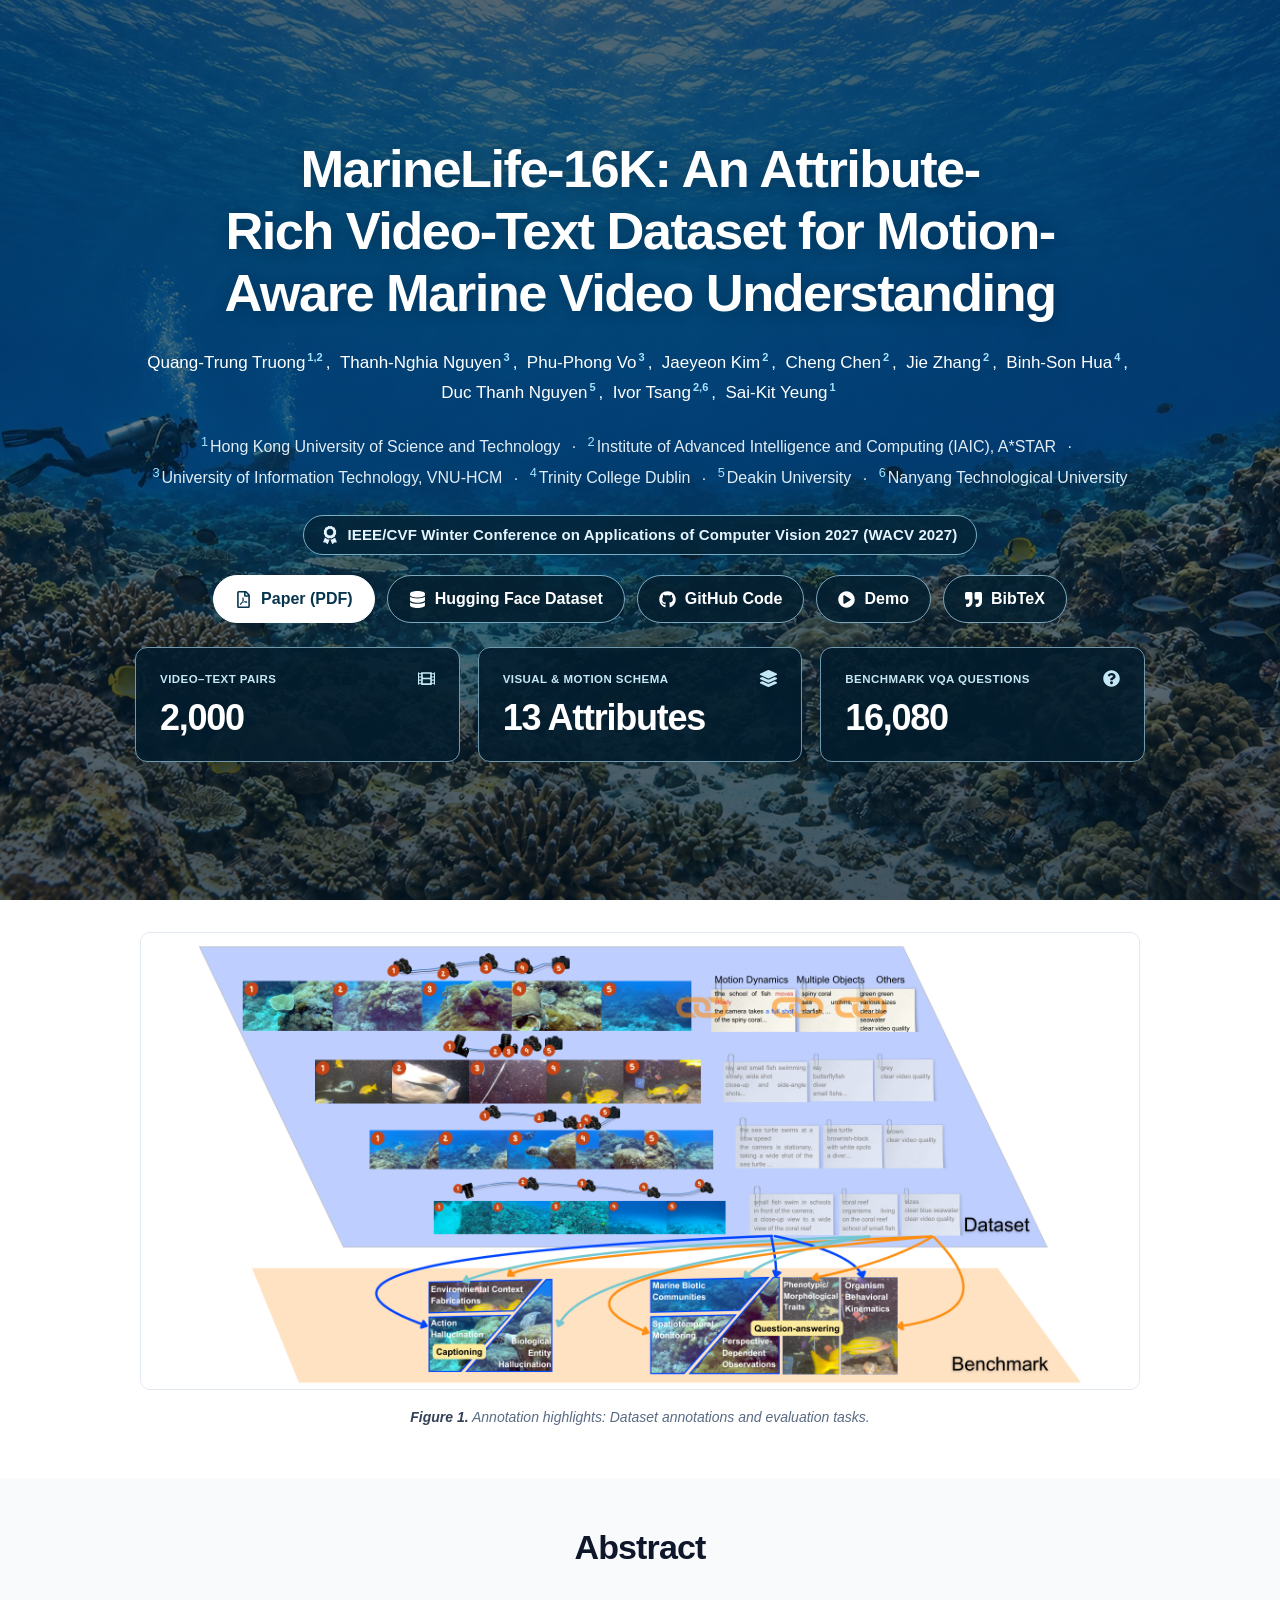
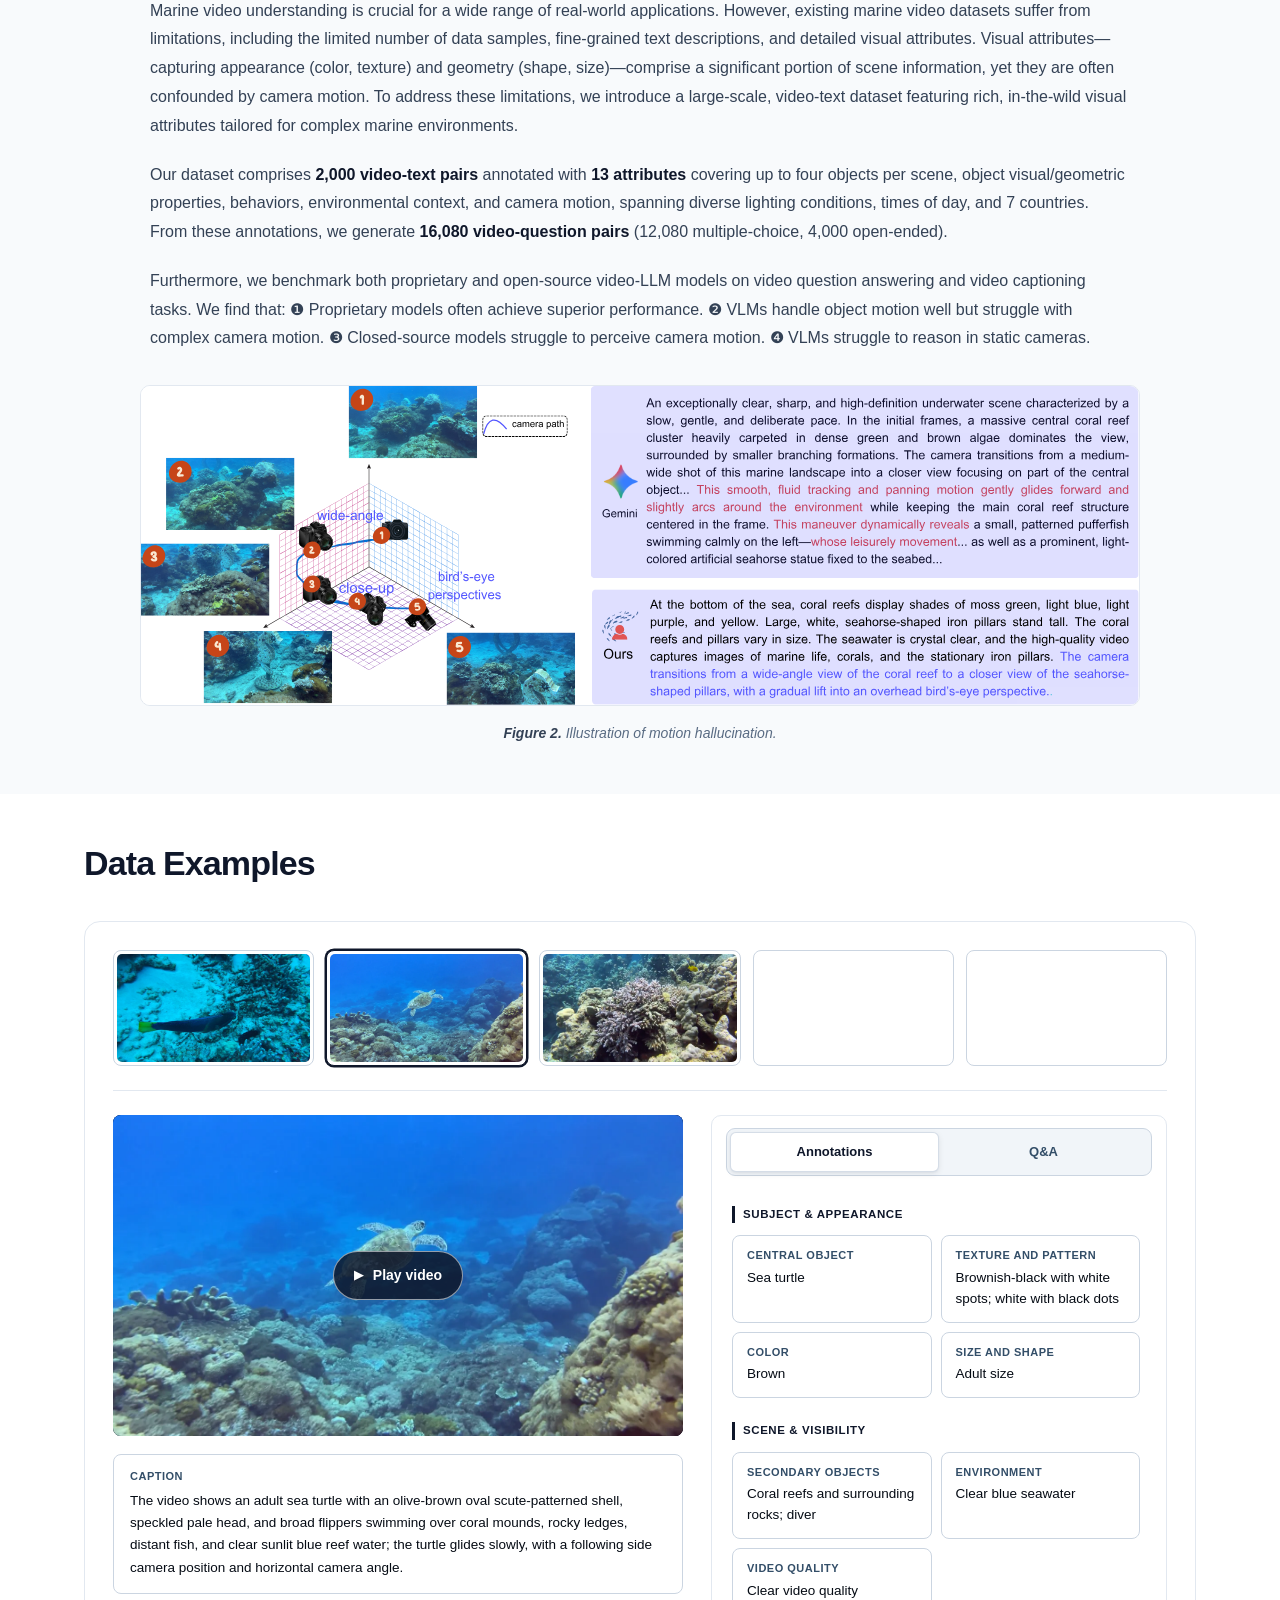
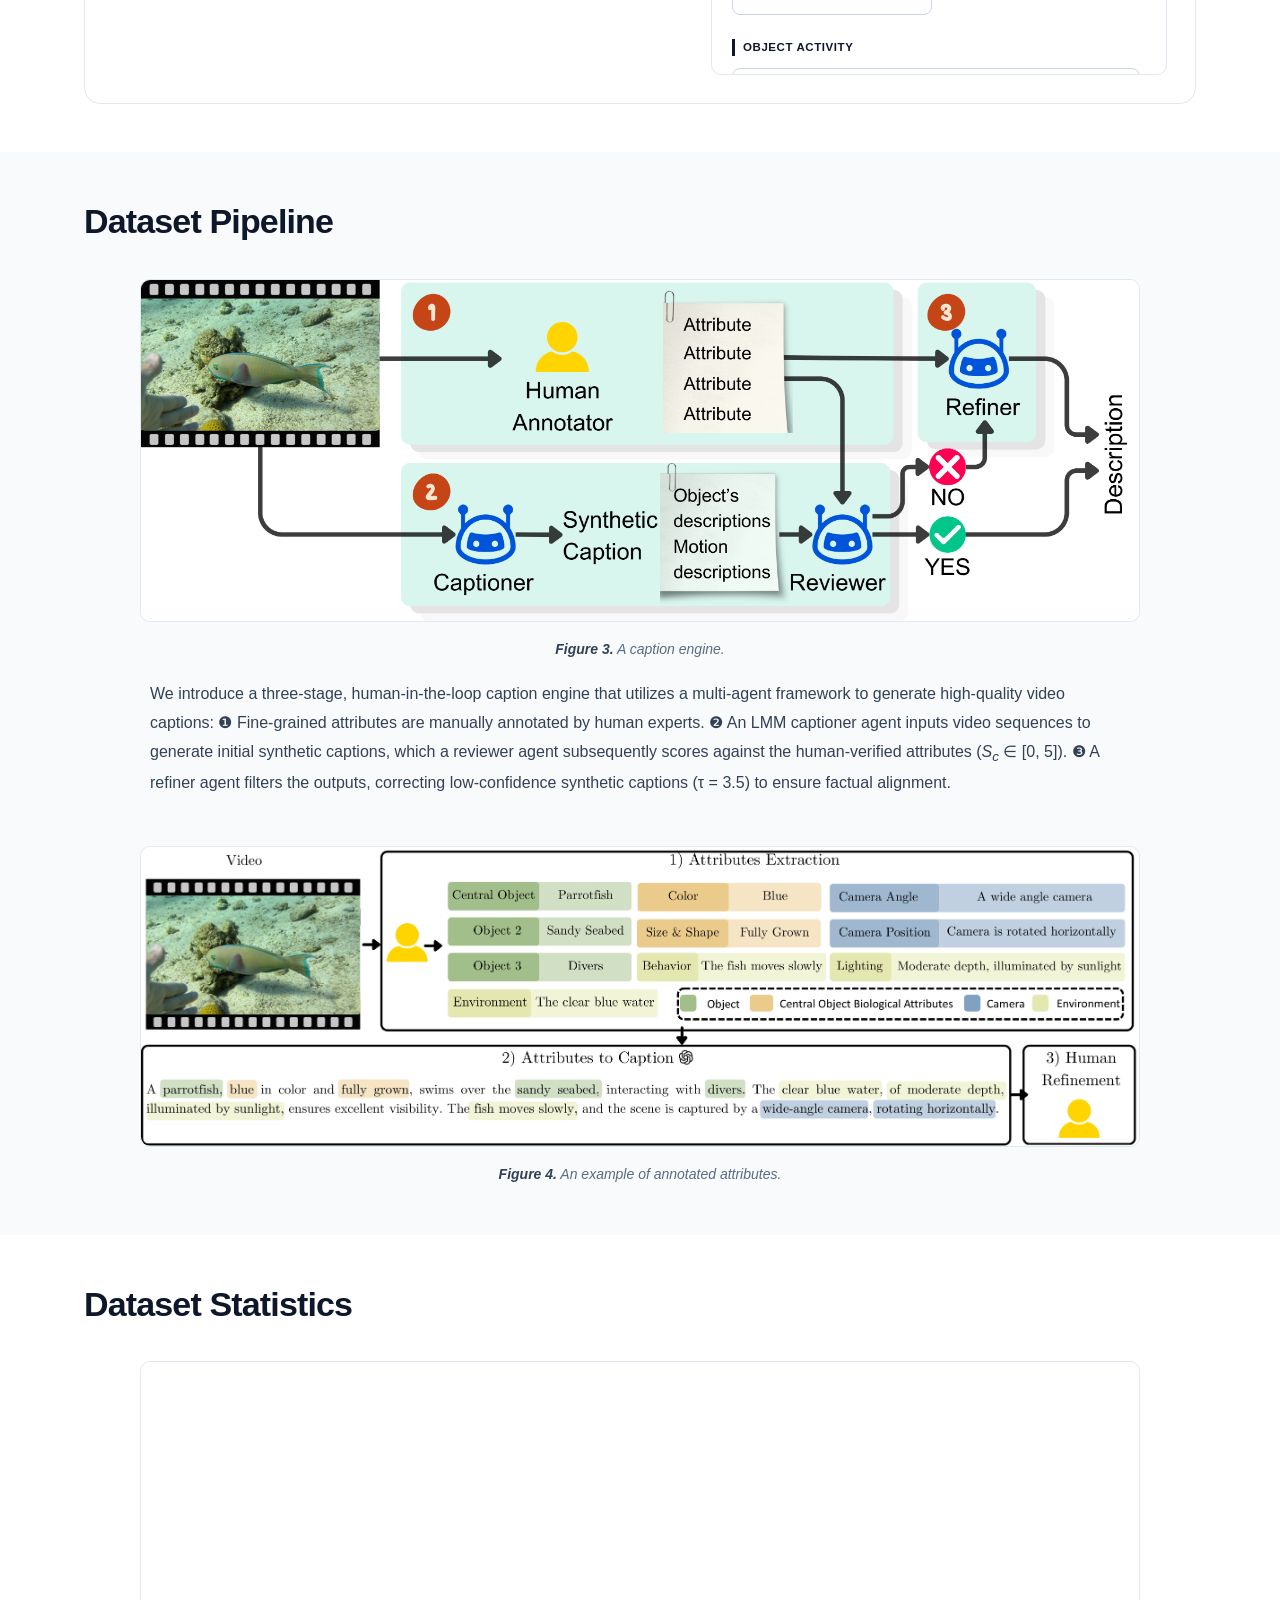
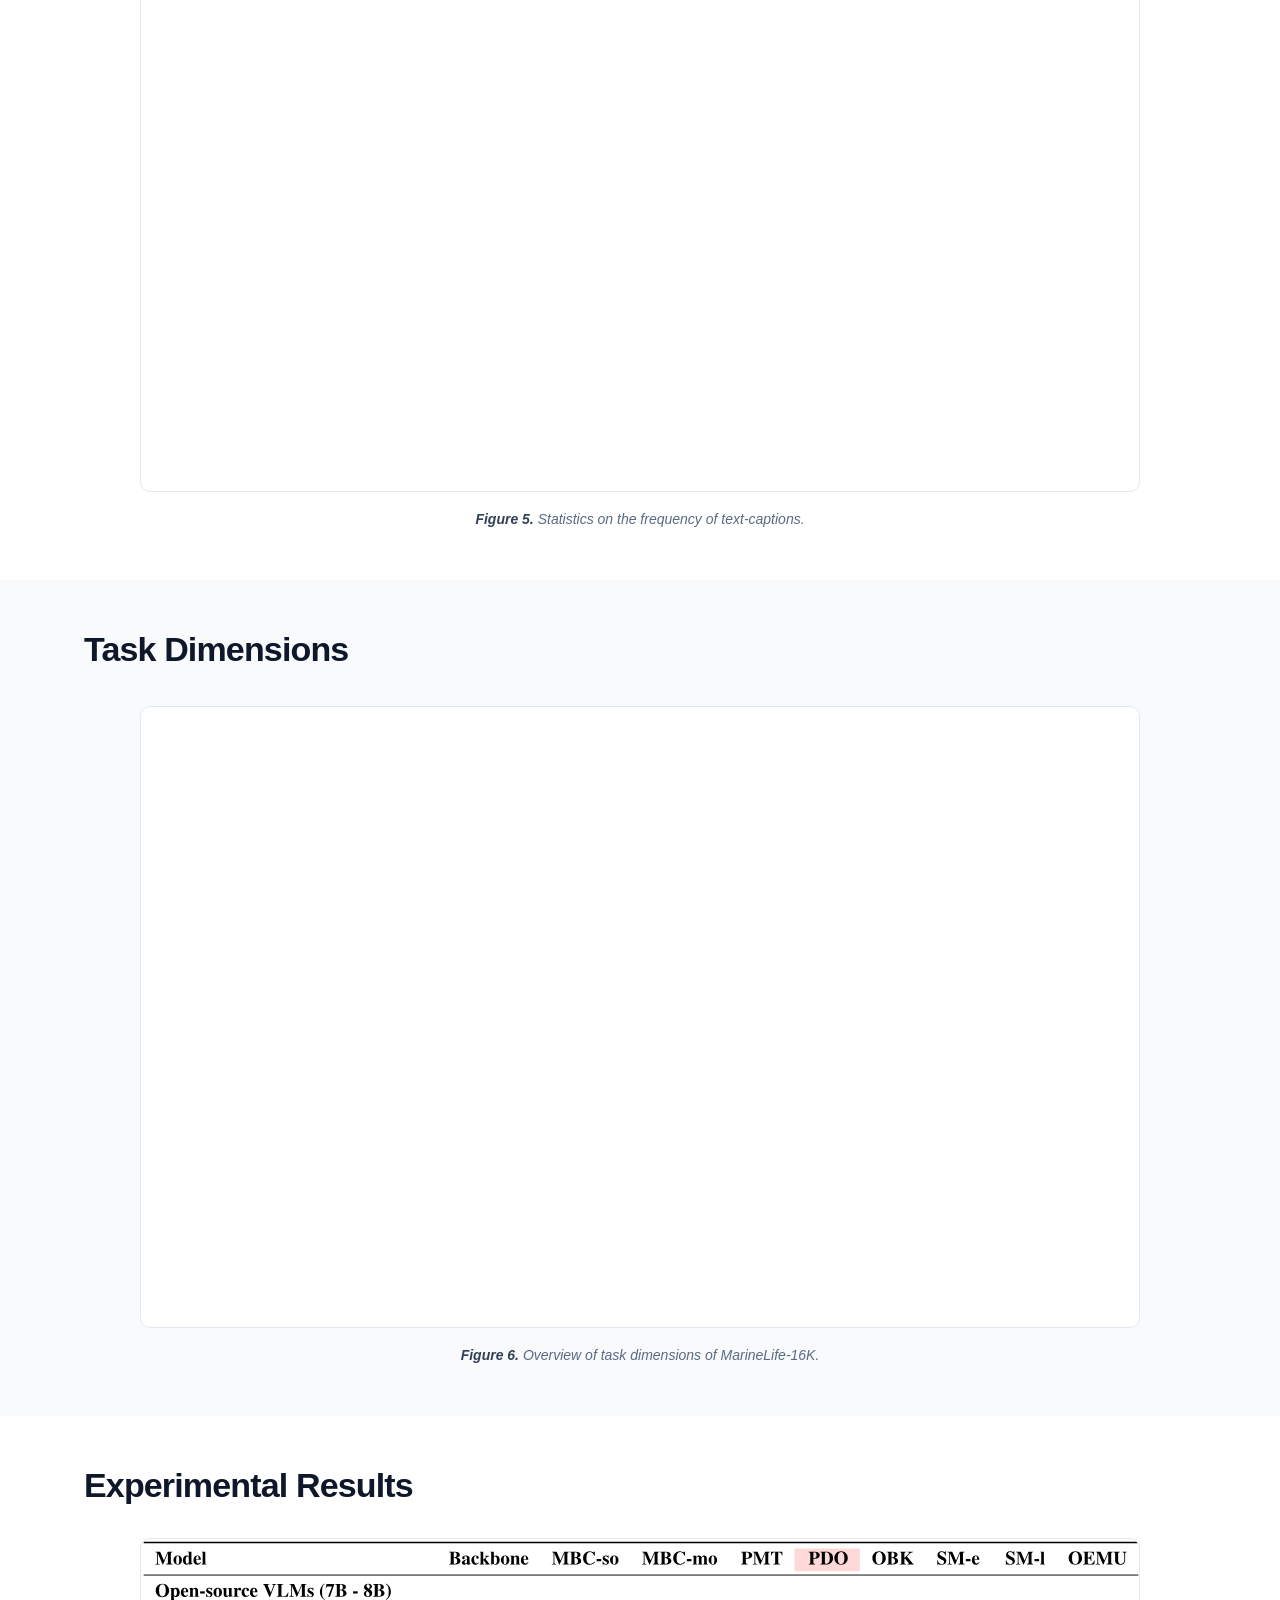
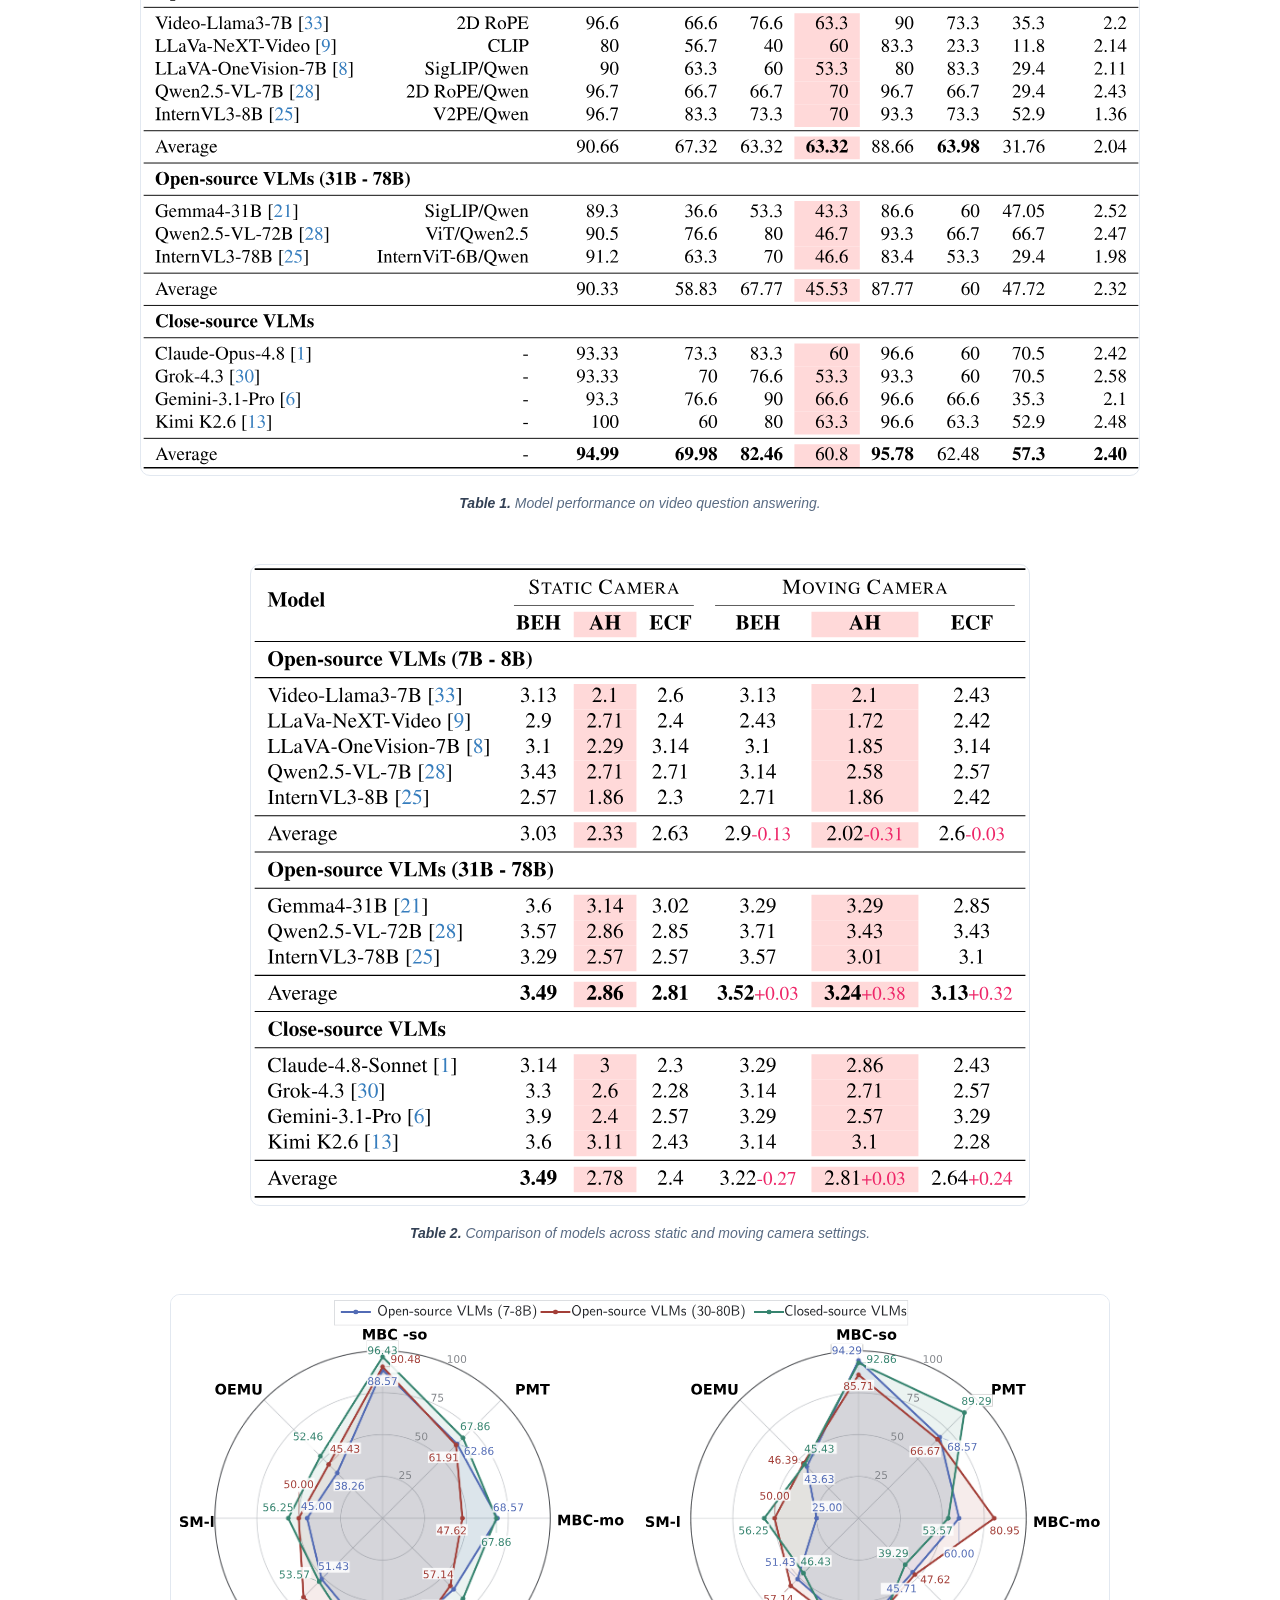
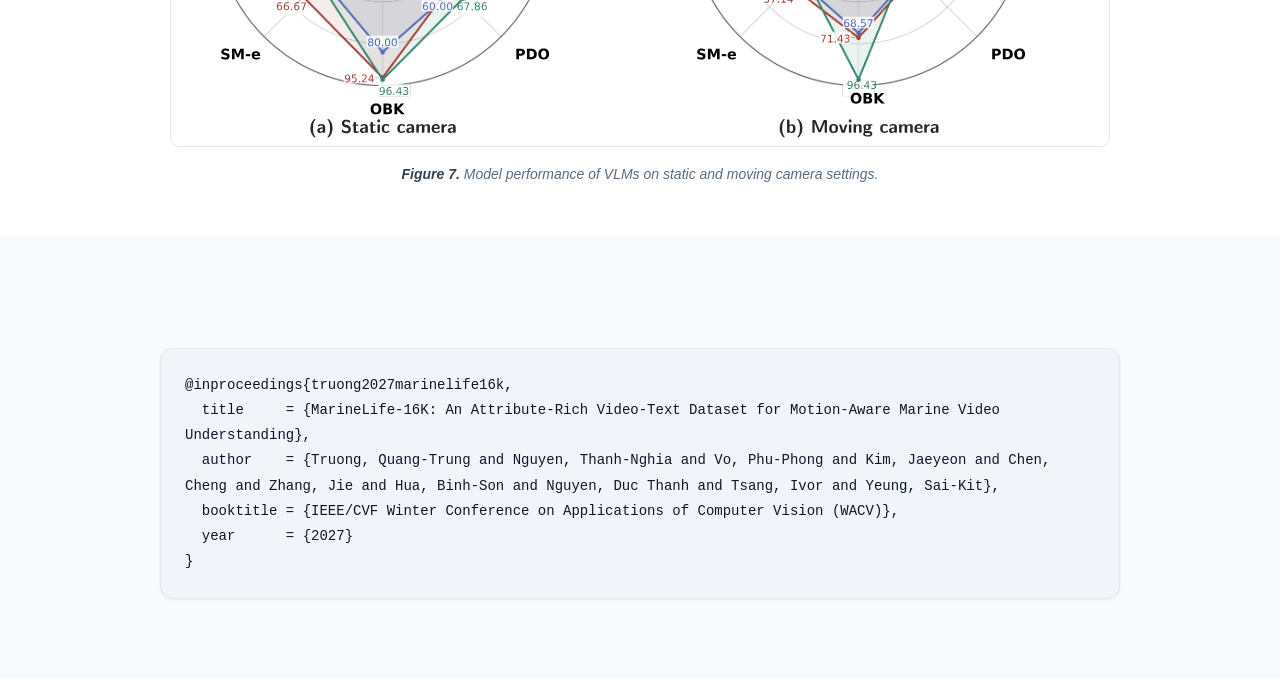
<file: index.html>
<!DOCTYPE html>
<html lang="en">
<head>
  <meta charset="utf-8">
  <meta name="viewport" content="width=device-width, initial-scale=1">
  <meta name="theme-color" content="#f8fafc">
  <meta name="description" content="MarineLife-16K: An Attribute-Rich Video-Text Dataset for Motion-Aware Marine Video Understanding.">
  <meta property="og:title" content="MarineLife-16K">
  <meta property="og:description" content="An Attribute-Rich Video-Text Dataset for Motion-Aware Marine Video Understanding.">
  <meta property="og:type" content="website">
  <title>MarineLife-16K | Motion-Aware Marine Video Understanding</title>
  <link rel="preload" as="image" href="./static/images/webpage.webp" fetchpriority="high">
  <link rel="stylesheet" href="./globals.css">
  <script defer src="./static/js/fontawesome.all.min.js"></script>
  <script defer src="./static/js/header.js"></script>
  <script defer src="./static/js/figure-viewer.js"></script>
  <script defer src="./static/js/demo-data.js"></script>
  <script defer src="./static/js/demo.js"></script>
  <script defer src="./static/js/results.js"></script>
</head>
<body>
  <a class="skip-link" href="#main">Skip to content</a>
  <main id="main" tabindex="-1">
    <section class="hero-section" aria-labelledby="project-title">
      <div class="container">
        <h1 class="hero-title" id="project-title">MarineLife-16K: An Attribute-Rich Video-Text Dataset for Motion-Aware Marine Video Understanding</h1>

        <div id="authors" class="research-team" role="group" aria-label="Authors and affiliations">
          <ul class="hero-authors" aria-label="Authors">
            <li class="author-item"><a href="https://quangtrungtruong.github.io/" target="_blank" rel="noopener noreferrer">Quang-Trung Truong</a><sup>1,2</sup></li>
            <li class="author-item">Thanh-Nghia Nguyen<sup>3</sup></li>
            <li class="author-item">Phu-Phong Vo<sup>3</sup></li>
            <li class="author-item">Jaeyeon Kim<sup>2</sup></li>
            <li class="author-item">Cheng Chen<sup>2</sup></li>
            <li class="author-item">Jie Zhang<sup>2</sup></li>
            <li class="author-item"><a href="https://sonhua.github.io/" target="_blank" rel="noopener noreferrer">Binh-Son Hua</a><sup>4</sup></li>
            <li class="author-item">Duc Thanh Nguyen<sup>5</sup></li>
            <li class="author-item"><a href="https://ivortsang.github.io/" target="_blank" rel="noopener noreferrer">Ivor Tsang</a><sup>2,6</sup></li>
            <li class="author-item"><a href="https://saikit.org/" target="_blank" rel="noopener noreferrer">Sai-Kit Yeung</a><sup>1</sup></li>
          </ul>
          <ol class="hero-affiliations" aria-label="Affiliations">
            <li class="affil-item"><sup>1</sup>Hong Kong University of Science and Technology</li>
            <li class="affil-item"><sup>2</sup>Institute of Advanced Intelligence and Computing (IAIC), A*STAR</li>
            <li class="affil-item"><sup>3</sup>University of Information Technology, VNU-HCM</li>
            <li class="affil-item"><sup>4</sup>Trinity College Dublin</li>
            <li class="affil-item"><sup>5</sup>Deakin University</li>
            <li class="affil-item"><sup>6</sup>Nanyang Technological University</li>
          </ol>
        </div>

        <p class="venue-badge reveal"><i class="fas fa-award" aria-hidden="true"></i><span>IEEE/CVF Winter Conference on Applications of Computer Vision 2027 (WACV 2027)</span></p>

        <div class="hero-actions" role="group" aria-label="Research resources">
          <a class="btn btn-primary" href="https://arxiv.org/pdf/2610.33478" target="_blank" rel="noopener noreferrer"><i class="far fa-file-pdf" aria-hidden="true"></i><span>Paper (PDF)</span></a>
          <a class="btn btn-secondary" href="https://huggingface.co/datasets/MarineLife-16K/MarineLife-16K" target="_blank" rel="noopener noreferrer"><i class="fas fa-database" aria-hidden="true"></i><span>Hugging Face Dataset</span></a>
          <a class="btn btn-secondary" href="https://github.com/MarineLife-16K" target="_blank" rel="noopener noreferrer"><i class="fab fa-github" aria-hidden="true"></i><span>GitHub Code</span></a>
          <a class="btn btn-secondary" href="#demo"><i class="fas fa-play-circle" aria-hidden="true"></i><span>Demo</span></a>
          <a class="btn btn-secondary" href="#citation"><i class="fas fa-quote-right" aria-hidden="true"></i><span>BibTeX</span></a>
        </div>

        <dl class="key-highlights" aria-label="Dataset key highlights">
          <div class="highlight-card">
            <dt><span>Video–text pairs</span><i class="fas fa-film" aria-hidden="true"></i></dt>
            <dd>2,000</dd>
          </div>
          <div class="highlight-card">
            <dt><span>Visual &amp; motion schema</span><i class="fas fa-layer-group" aria-hidden="true"></i></dt>
            <dd>13 Attributes</dd>
          </div>
          <div class="highlight-card">
            <dt><span>Benchmark VQA questions</span><i class="fas fa-question-circle" aria-hidden="true"></i></dt>
            <dd>16,080</dd>
          </div>
        </dl>

      </div>
    </section>
    <div class="teaser-section">
      <div class="container">
        <figure id="teaser" class="teaser-figure reveal">
          <a class="teaser-link figure-zoomable" href="./static/images/figure1_teaser_figure.png" target="_blank" rel="noopener noreferrer" aria-label="Enlarge Figure 1: Annotation highlights figure" aria-haspopup="dialog" data-title="Figure 1. Annotation highlights" data-alt="Figure 1: Annotation highlights: Dataset annotations and evaluation tasks.">
            <img src="./static/images/figure1_teaser_figure.png" width="2100" height="960" loading="lazy" decoding="async" alt="Figure 1: Annotation highlights: Dataset annotations and evaluation tasks. Four underwater video sequences paired with object motion, camera motion, multiple-object, and scene attributes, connected to video captioning and question-answering evaluation tasks.">
          </a>
          <figcaption class="teaser-caption">
            <strong>Figure 1.</strong> Annotation highlights: Dataset annotations and evaluation tasks.
          </figcaption>
        </figure>

      </div>
    </div>
    <section id="abstract" class="overview-section" aria-labelledby="abstract-title">
      <div class="container">
        <div class="abstract-content reveal">
          <h2 id="abstract-title">Abstract</h2>
          <div class="abstract-text">
            <p>Marine video understanding is crucial for a wide range of real-world applications. However, existing marine video datasets suffer from limitations, including the limited number of data samples, fine-grained text descriptions, and detailed visual attributes. Visual attributes—capturing appearance (color, texture) and geometry (shape, size)—comprise a significant portion of scene information, yet they are often confounded by camera motion. To address these limitations, we introduce a large-scale, video-text dataset featuring rich, in-the-wild visual attributes tailored for complex marine environments.</p>
            <p>Our dataset comprises <strong>2,000 video-text pairs</strong> annotated with <strong>13 attributes</strong> covering up to four objects per scene, object visual/geometric properties, behaviors, environmental context, and camera motion, spanning diverse lighting conditions, times of day, and 7 countries. From these annotations, we generate <strong>16,080 video-question pairs</strong> (12,080 multiple-choice, 4,000 open-ended).</p>
            <p>Furthermore, we benchmark both proprietary and open-source video-LLM models on video question answering and video captioning tasks. We find that: ❶ Proprietary models often achieve superior performance. ❷ VLMs handle object motion well but struggle with complex camera motion. ❸ Closed-source models struggle to perceive camera motion. ❹ VLMs struggle to reason in static cameras.</p>
          </div>
        </div>
        <figure id="motion-example" class="abstract-figure reveal">
          <a class="teaser-link figure-zoomable" href="./static/images/motion_halluc_gemini.svg" target="_blank" rel="noopener noreferrer" aria-label="Enlarge Figure 2: Illustration of motion hallucination" aria-haspopup="dialog" data-title="Figure 2. Illustration of motion hallucination.">
            <img src="./static/images/motion_halluc_gemini.svg" width="1772" height="566" loading="lazy" decoding="async" alt="Underwater video frames and camera path, with Gemini's generated description compared with the dataset annotation, illustrating motion hallucination.">
          </a>
          <figcaption class="teaser-caption"><strong>Figure 2.</strong> Illustration of motion hallucination.</figcaption>
        </figure>
      </div>
    </section>
    <section id="demo" class="demo-section" aria-labelledby="demo-title">
      <div class="container">
        <div class="demo-heading reveal">
          <h2 id="demo-title">Data Examples</h2>
        </div>
        <div class="demo-showcase reveal">
          <h3 class="sr-only">Interactive video sample details</h3>
          <div id="sample-picker" class="sample-picker" role="group" aria-label="Choose a video sample" hidden>


          </div>
          <div class="demo-layout">
            <div class="demo-media">
              <div class="demo-video-frame">
                <video id="demo-video" controls playsinline preload="none" poster="./static/images/samples/GreenIsland_Apr9_2023_0002.webp" src="./Video_demo/GreenIsland_Apr9_2023_0002.mp4" aria-label="Sea turtle video" aria-describedby="sample-caption">
                  Your browser does not support embedded video. <a href="./Video_demo/GreenIsland_Apr9_2023_0002.mp4">Open the sea turtle video</a>.
                </video>
                <button type="button" id="video-start" class="video-start" aria-label="Play sea turtle video" hidden>
                  <img id="video-cover" src="./static/images/samples/GreenIsland_Apr9_2023_0002.webp" width="1280" height="720" alt="" loading="lazy" decoding="async">
                  <span class="video-play-label"><span aria-hidden="true">▶</span> Play video</span>
                </button>
              </div>
              <p id="video-error" class="video-error" role="status" hidden>This video could not be loaded. Try another sample or reload the page.</p>
              <div class="sample-caption">
                <h4>CAPTION</h4>
                <p id="sample-caption">The video shows an adult sea turtle with an olive-brown oval scute-patterned shell, speckled pale head, and broad flippers swimming over coral mounds, rocky ledges, distant fish, and clear sunlit blue reef water; the turtle glides slowly, with a following side camera position and horizontal camera angle.</p>
              </div>
            </div>
            <div class="demo-details">
              <div class="demo-tabs" role="tablist" aria-label="Sample details" data-active="annotations" hidden>
                <div class="demo-tab-slider" aria-hidden="true"></div>
                <button type="button" id="tab-annotations" role="tab" aria-selected="true" aria-controls="panel-annotations" tabindex="0">Annotations</button>
                <button type="button" id="tab-qa" role="tab" aria-selected="false" aria-controls="panel-qa" tabindex="-1">Q&amp;A</button>
              </div>
              <div id="panel-annotations" class="demo-panel">
                <h4 class="annotation-heading">Sample annotations</h4>
                <div id="sample-annotations">
                  <section class="attribute-group" aria-labelledby="attribute-group-0">
                    <h4 id="attribute-group-0">Subject &amp; appearance</h4>
                    <dl class="attribute-cards">
                      <div><dt>Central object</dt><dd>Sea turtle</dd></div>
                      <div><dt>Texture and pattern</dt><dd>Brownish-black with white spots; white with black dots</dd></div>
                      <div><dt>Color</dt><dd>Brown</dd></div>
                      <div><dt>Size and shape</dt><dd>Adult size</dd></div>
                    </dl>
                  </section>
                  <section class="attribute-group" aria-labelledby="attribute-group-1">
                    <h4 id="attribute-group-1">Scene &amp; visibility</h4>
                    <dl class="attribute-cards">
                      <div><dt>Secondary objects</dt><dd>Coral reefs and surrounding rocks; diver</dd></div>
                      <div><dt>Environment</dt><dd>Clear blue seawater</dd></div>
                      <div><dt>Video quality</dt><dd>Clear video quality</dd></div>
                    </dl>
                  </section>
                  <section class="attribute-group" aria-labelledby="attribute-group-2">
                    <h4 id="attribute-group-2">Object activity</h4>
                    <dl class="attribute-cards attribute-cards-wide"><div><dt>Motion</dt><dd>The sea turtle swims at a slow speed</dd></div></dl>
                  </section>
                  <section class="attribute-group" aria-labelledby="attribute-group-3">
                    <h4 id="attribute-group-3">Camera viewpoint &amp; motion</h4>
                    <dl class="attribute-cards attribute-cards-wide">
                      <div><dt>Camera position</dt><dd>Stationary wide shot as the sea turtle moves from near to far and back</dd></div>
                      <div><dt>Camera angle</dt><dd>Horizontal angle following the sea turtle</dd></div>
                    </dl>
                  </section>
                </div>
              </div>
              <div id="panel-qa" class="demo-panel" role="tabpanel" aria-labelledby="tab-qa" tabindex="0" hidden>
                <div id="question-list" class="question-list"></div>
              </div>
            </div>
          </div>
          <p id="sample-announcement" class="sr-only" role="status"></p>
          <noscript><p class="demo-noscript">Enable JavaScript to browse all five samples and their questions.</p></noscript>
        </div>
      </div>
    </section>
    <section id="pipeline" class="pipeline-section" aria-labelledby="pipeline-title">
      <div class="container">
        <div class="pipeline-heading reveal">
          <h2 id="pipeline-title">Dataset Pipeline</h2>
        </div>

        <figure class="pipeline-figure reveal">
          <a class="teaser-link figure-zoomable" href="./static/images/figure3_data_engine.png" target="_blank" rel="noopener noreferrer" aria-label="Enlarge Figure 3: A caption engine figure" aria-haspopup="dialog" data-title="Figure 3. A caption engine." data-alt="Figure 3: A caption engine. Three-stage human-in-the-loop caption engine architecture.">
            <img src="./static/images/figure3_data_engine.png" width="3416" height="1169" loading="lazy" decoding="async" alt="Figure 3: A caption engine. Three-stage human-in-the-loop caption engine utilizing domain-expert attributes, LMM captioner, reviewer alignment scoring, and refiner agent.">
          </a>
          <figcaption class="teaser-caption">
            <strong>Figure 3.</strong> A caption engine.
          </figcaption>
          <p class="figure-description">
            We introduce a three-stage, human-in-the-loop caption engine that utilizes a multi-agent framework to generate high-quality video captions: ❶ Fine-grained attributes are manually annotated by human experts. ❷ An LMM captioner agent inputs video sequences to generate initial synthetic captions, which a reviewer agent subsequently scores against the human-verified attributes (<em>S<sub>c</sub></em> &isin; [0, 5]). ❸ A refiner agent filters the outputs, correcting low-confidence synthetic captions (&tau; = 3.5) to ensure factual alignment.
          </p>
        </figure>

        <figure class="pipeline-figure reveal">
          <a class="teaser-link figure-zoomable" href="./static/images/figure4_annotated_attributes.png" target="_blank" rel="noopener noreferrer" aria-label="Enlarge Figure 4: An example of annotated attributes figure" aria-haspopup="dialog" data-title="Figure 4. An example of annotated attributes." data-alt="Figure 4: An example of annotated attributes across species.">
            <img src="./static/images/figure4_annotated_attributes.png" width="4450" height="1335" loading="lazy" decoding="async" alt="Figure 4: An example of annotated attributes across species.">
          </a>
          <figcaption class="teaser-caption">
            <strong>Figure 4.</strong> An example of annotated attributes.
          </figcaption>
        </figure>
      </div>
    </section>
    <section id="statistics" class="stats-section" aria-labelledby="stats-title">
      <div class="container">
        <div class="stats-heading reveal">
          <h2 id="stats-title">Dataset Statistics</h2>
        </div>

        <figure class="stats-figure reveal">
          <a class="teaser-link figure-zoomable" href="./static/images/figure5_text_stats.png" target="_blank" rel="noopener noreferrer" aria-label="Enlarge Figure 5: Statistics on the frequency of text-captions figure" aria-haspopup="dialog" data-title="Figure 5. Statistics on the frequency of text-captions." data-alt="Figure 5: Statistics on the frequency of text-captions of MarineLife-16K.">
            <img src="./static/images/figure5_text_stats.png" width="8972" height="6550" loading="lazy" decoding="async" alt="Figure 5: Statistics on the frequency of text-captions of MarineLife-16K. Frequencies categorized by instance object types (from object 1 to 4) (Top), video quality (Top Right), the size/shape, color, and texture of the central object (Middle Left), camera motion (angle and position) (Bottom Right), and object motion (Bottom Left).">
          </a>
          <figcaption class="teaser-caption">
            <strong>Figure 5.</strong> Statistics on the frequency of text-captions.
          </figcaption>
        </figure>
      </div>
    </section>
    <section id="dimensions" class="dimensions-section" aria-labelledby="dimensions-title">
      <div class="container">
        <div class="dimensions-heading reveal">
          <h2 id="dimensions-title">Task Dimensions</h2>
        </div>


        <figure class="dimensions-figure reveal">
          <a class="teaser-link figure-zoomable" href="./static/images/figure7_task_dimensions.png" target="_blank" rel="noopener noreferrer" aria-label="Enlarge Figure 6: Overview of task dimensions of MarineLife-16K figure" aria-haspopup="dialog" data-title="Figure 6. Overview of task dimensions of MarineLife-16K." data-alt="Figure 6: Overview of task dimensions of MarineLife-16K.">
            <img src="./static/images/figure7_task_dimensions.png" width="6120" height="3800" loading="lazy" decoding="async" alt="Figure 6: Overview of task dimensions of MarineLife-16K. Visual overview of Motion Understanding and Reasoning, Object-centric Understanding, Spatiotemporal Analysis, and Environmental Context Fabrications with corresponding video frames and evaluation questions.">
          </a>
          <figcaption class="teaser-caption">
            <strong>Figure 6.</strong> Overview of task dimensions of MarineLife-16K.
          </figcaption>
        </figure>
      </div>
    </section>
    <section id="results" class="results-section" aria-labelledby="results-title">
      <div class="container">
        <div class="results-heading reveal"><h2 id="results-title">Experimental Results</h2></div>
        <figure class="paper-result result-table-qa reveal">
          <a class="teaser-link figure-zoomable" href="./static/images/table3_vlm_benchmark.svg" target="_blank" rel="noopener noreferrer" aria-label="Enlarge Table 1. Model performance on video question answering." aria-haspopup="dialog" data-title="Table 1. Model performance on video question answering.">
            <img src="./static/images/table3_vlm_benchmark.svg" width="1468" height="788" loading="lazy" decoding="async" alt="Original paper table comparing twelve video-language models on MBC-so, MBC-mo, PMT, PDO, OBK, SM-e, SM-l, and OEMU, with group averages. The PDO column is highlighted in red.">
          </a>
          <figcaption class="teaser-caption"><strong>Table 1.</strong> Model performance on video question answering.</figcaption>
        </figure>
        <figure class="paper-result result-table-camera reveal">
          <a class="teaser-link figure-zoomable" href="./static/images/table4_static_vs_moving.svg" target="_blank" rel="noopener noreferrer" aria-label="Enlarge Table 2. Comparison of models across static and moving camera settings." aria-haspopup="dialog" data-title="Table 2. Comparison of models across static and moving camera settings.">
            <img src="./static/images/table4_static_vs_moving.svg" width="948" height="780" loading="lazy" decoding="async" alt="Original paper table comparing BEH, AH, and ECF scores for twelve models under static and moving camera settings, with group averages and changes. AH columns are highlighted in red.">
          </a>
          <figcaption class="teaser-caption"><strong>Table 2.</strong> Comparison of models across static and moving camera settings.</figcaption>
        </figure>
        <figure class="paper-result result-radar reveal">
          <a class="teaser-link figure-zoomable" href="./static/images/radarchart.svg" target="_blank" rel="noopener noreferrer" aria-label="Enlarge Figure 7. Model performance of VLMs on static and moving camera settings." aria-haspopup="dialog" data-title="Figure 7. Model performance of VLMs on static and moving camera settings.">
            <img src="./static/images/radarchart.svg" width="3897" height="1875" loading="lazy" decoding="async" alt="Two radar charts compare open-source VLMs of 7–8B and 30–80B parameters with closed-source VLMs across eight metrics, under static and moving camera settings.">
          </a>
          <figcaption class="teaser-caption"><strong>Figure 7.</strong> Model performance of VLMs on static and moving camera settings.</figcaption>
        </figure>
      </div>
    </section>
    <section id="citation" class="citation-section" aria-labelledby="citation-title">
      <div class="container">
        <div class="citation-heading reveal">
          <h2 id="citation-title">BibTeX</h2>
          <button id="copy-bibtex" class="copy-bibtex-button" type="button" aria-label="Copy BibTeX to clipboard" hidden><i class="far fa-copy" aria-hidden="true"></i><span class="copy-label">Copy</span></button>
        </div>
        <div class="citation-block">
          <pre tabindex="0" aria-label="BibTeX citation"><code id="bibtex-code">@inproceedings{truong2027marinelife16k,
  title     = {MarineLife-16K: An Attribute-Rich Video-Text Dataset for Motion-Aware Marine Video Understanding},
  author    = {Truong, Quang-Trung and Nguyen, Thanh-Nghia and Vo, Phu-Phong and Kim, Jaeyeon and Chen, Cheng and Zhang, Jie and Hua, Binh-Son and Nguyen, Duc Thanh and Tsang, Ivor and Yeung, Sai-Kit},
  booktitle = {IEEE/CVF Winter Conference on Applications of Computer Vision (WACV)},
  year      = {2027}
}</code></pre>
        </div>
        <p id="copy-status" class="copy-status" role="status" aria-live="polite"></p>
      </div>
    </section>

  </main>
  <dialog id="figure-viewer" class="figure-viewer" aria-labelledby="figure-viewer-title">
    <div class="figure-viewer-toolbar">
      <h2 id="figure-viewer-title">Figure 1. Annotation highlights</h2>
      <div class="figure-viewer-controls">
        <button type="button" id="figure-zoom-toggle" aria-label="Zoom in" aria-pressed="false" title="Zoom in"><span aria-hidden="true">+</span></button>
        <button type="button" id="figure-viewer-close" aria-label="Close enlarged figure" title="Close" autofocus><span aria-hidden="true">×</span></button>
      </div>
    </div>
    <div id="figure-viewport" class="figure-viewport" tabindex="0" role="region" aria-label="Enlarged figure; scroll to see details when zoomed">
      <img id="enlarged-figure" width="2100" height="960" alt="Enlarged MarineLife-16K figure viewer.">
    </div>
  </dialog>
</body>
</html>
</file>
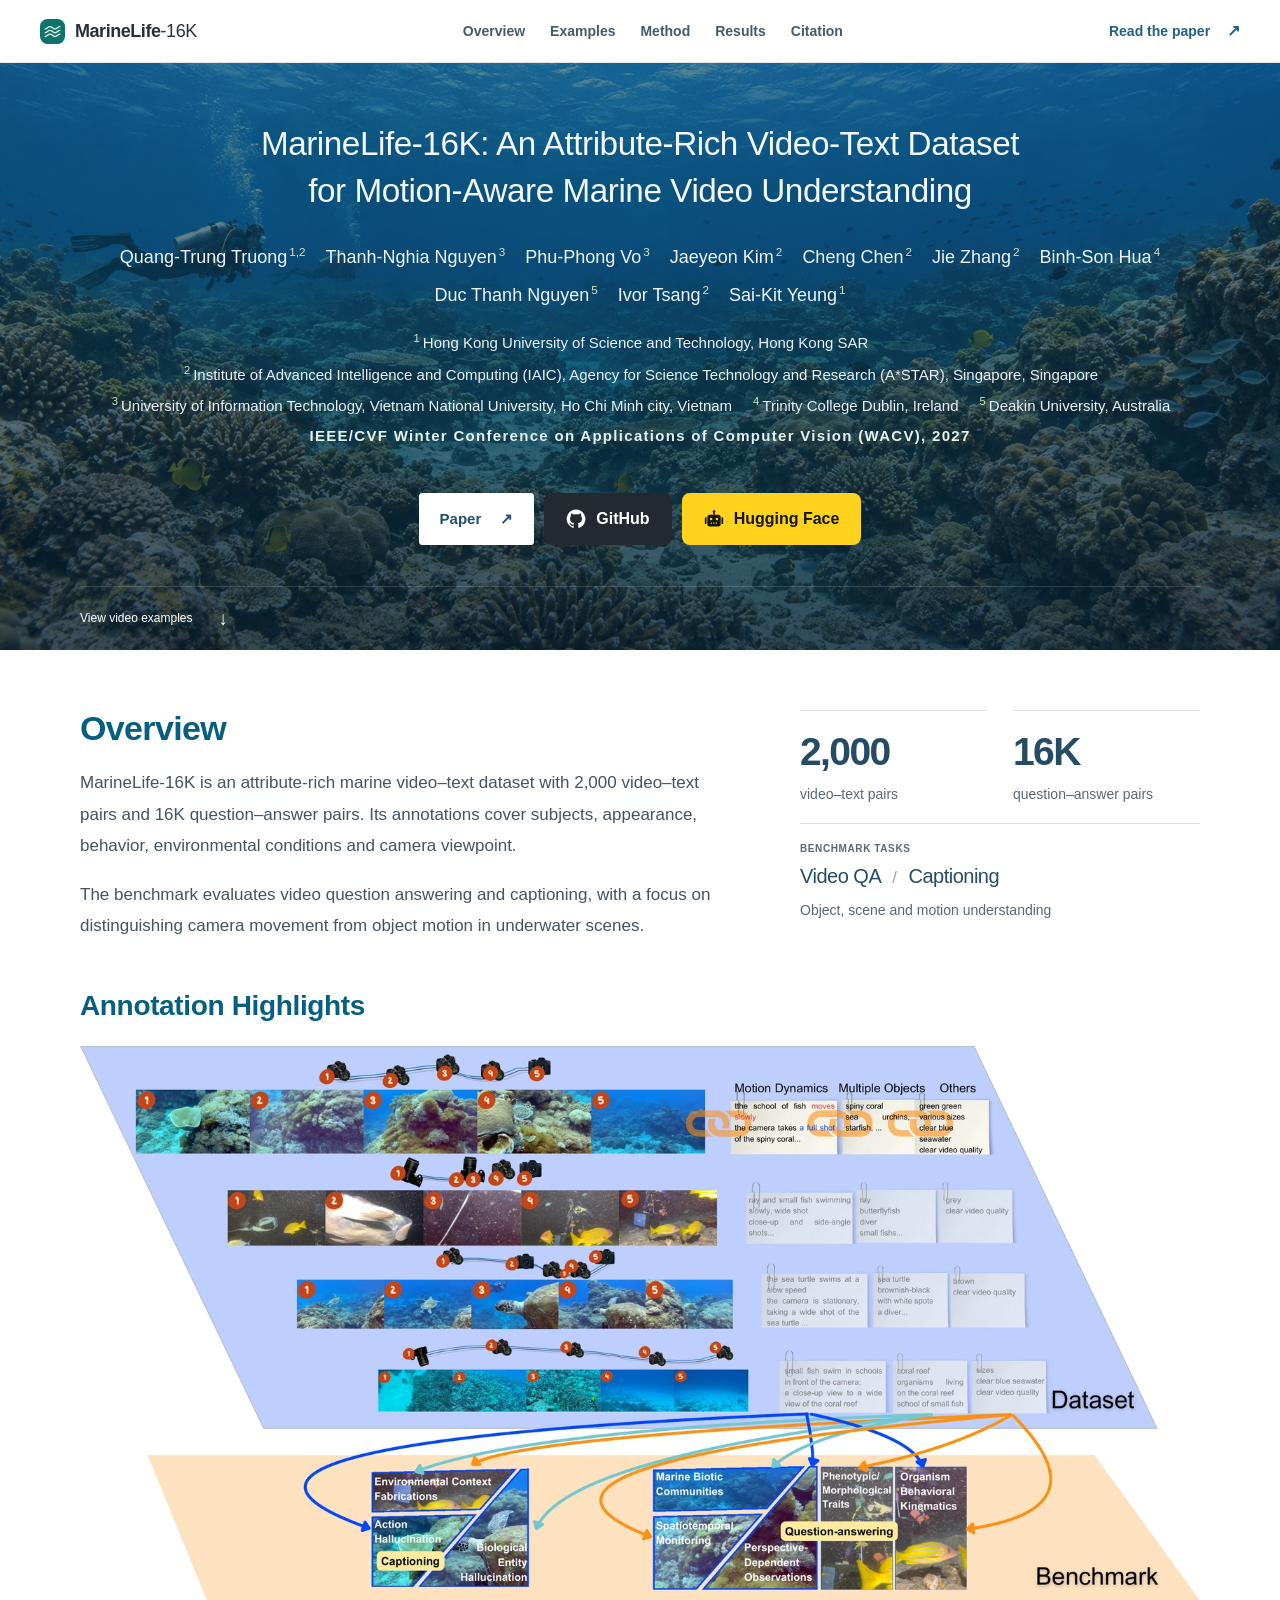
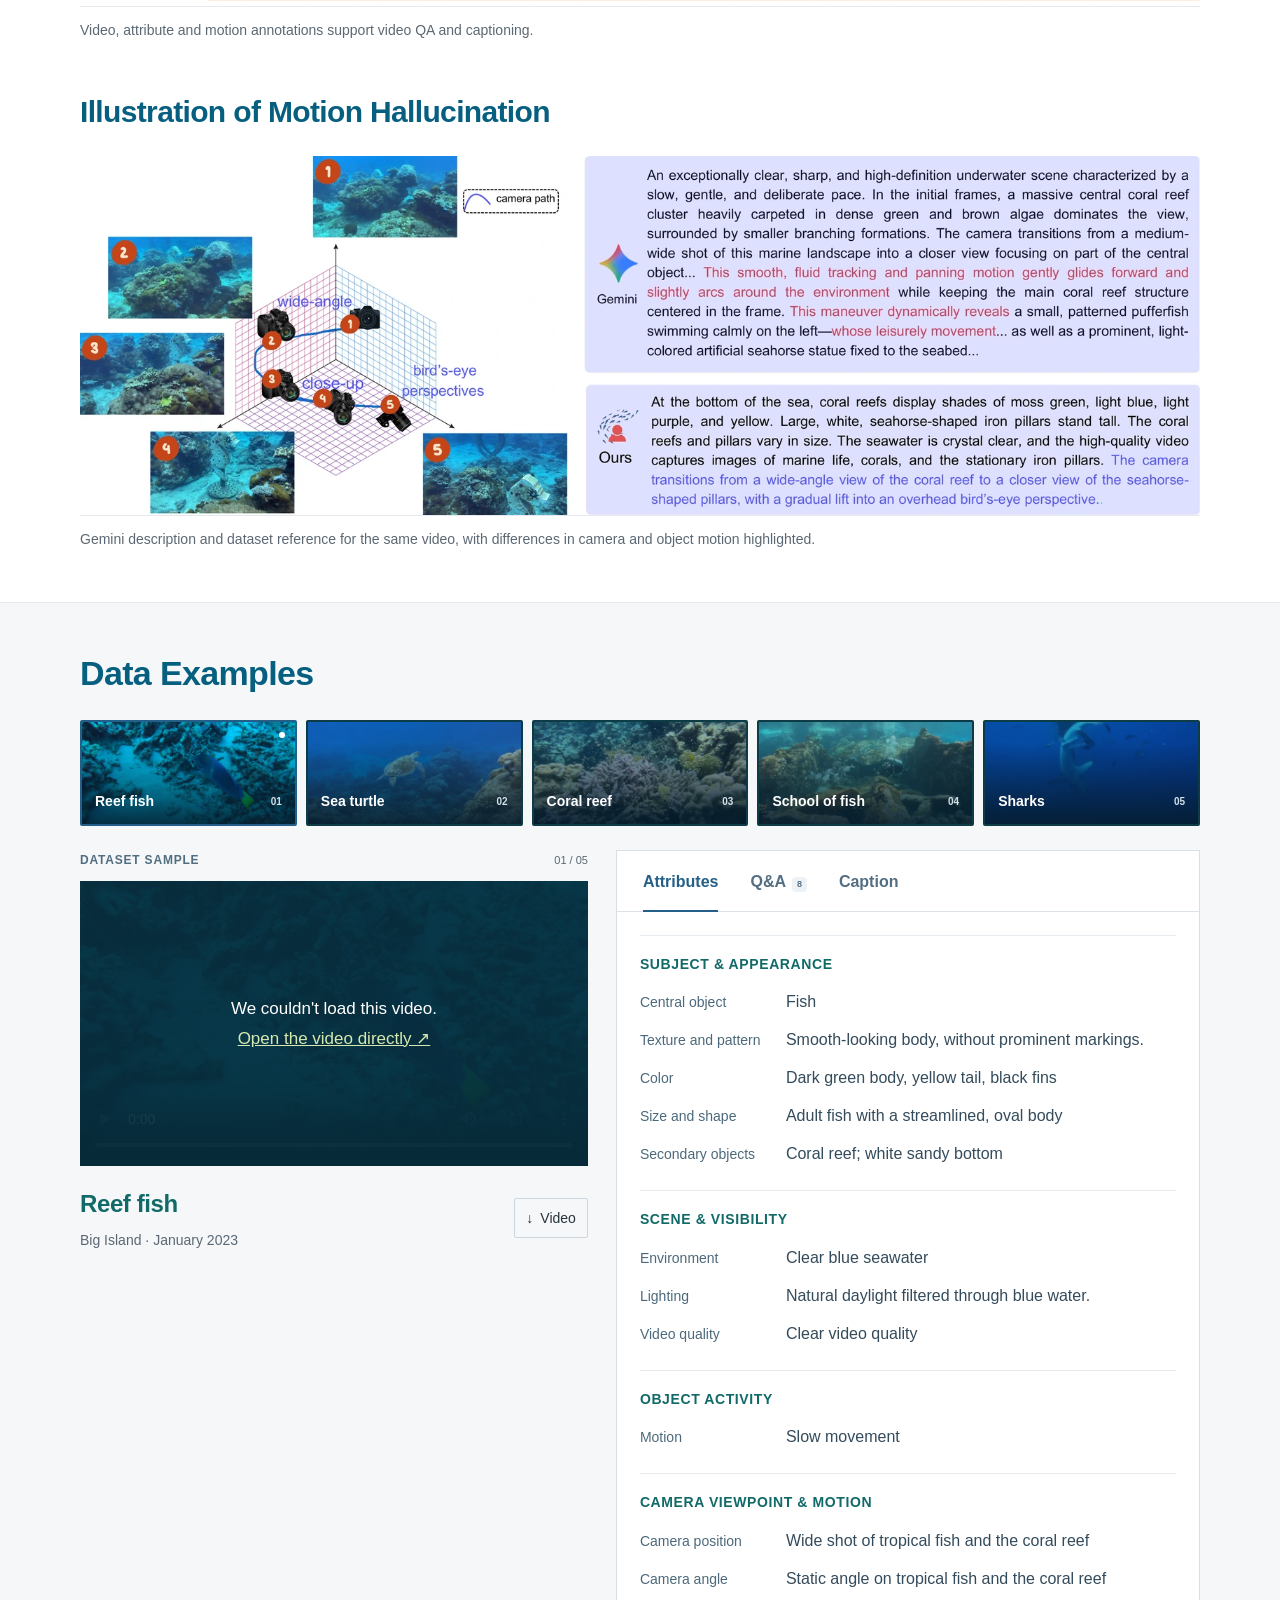
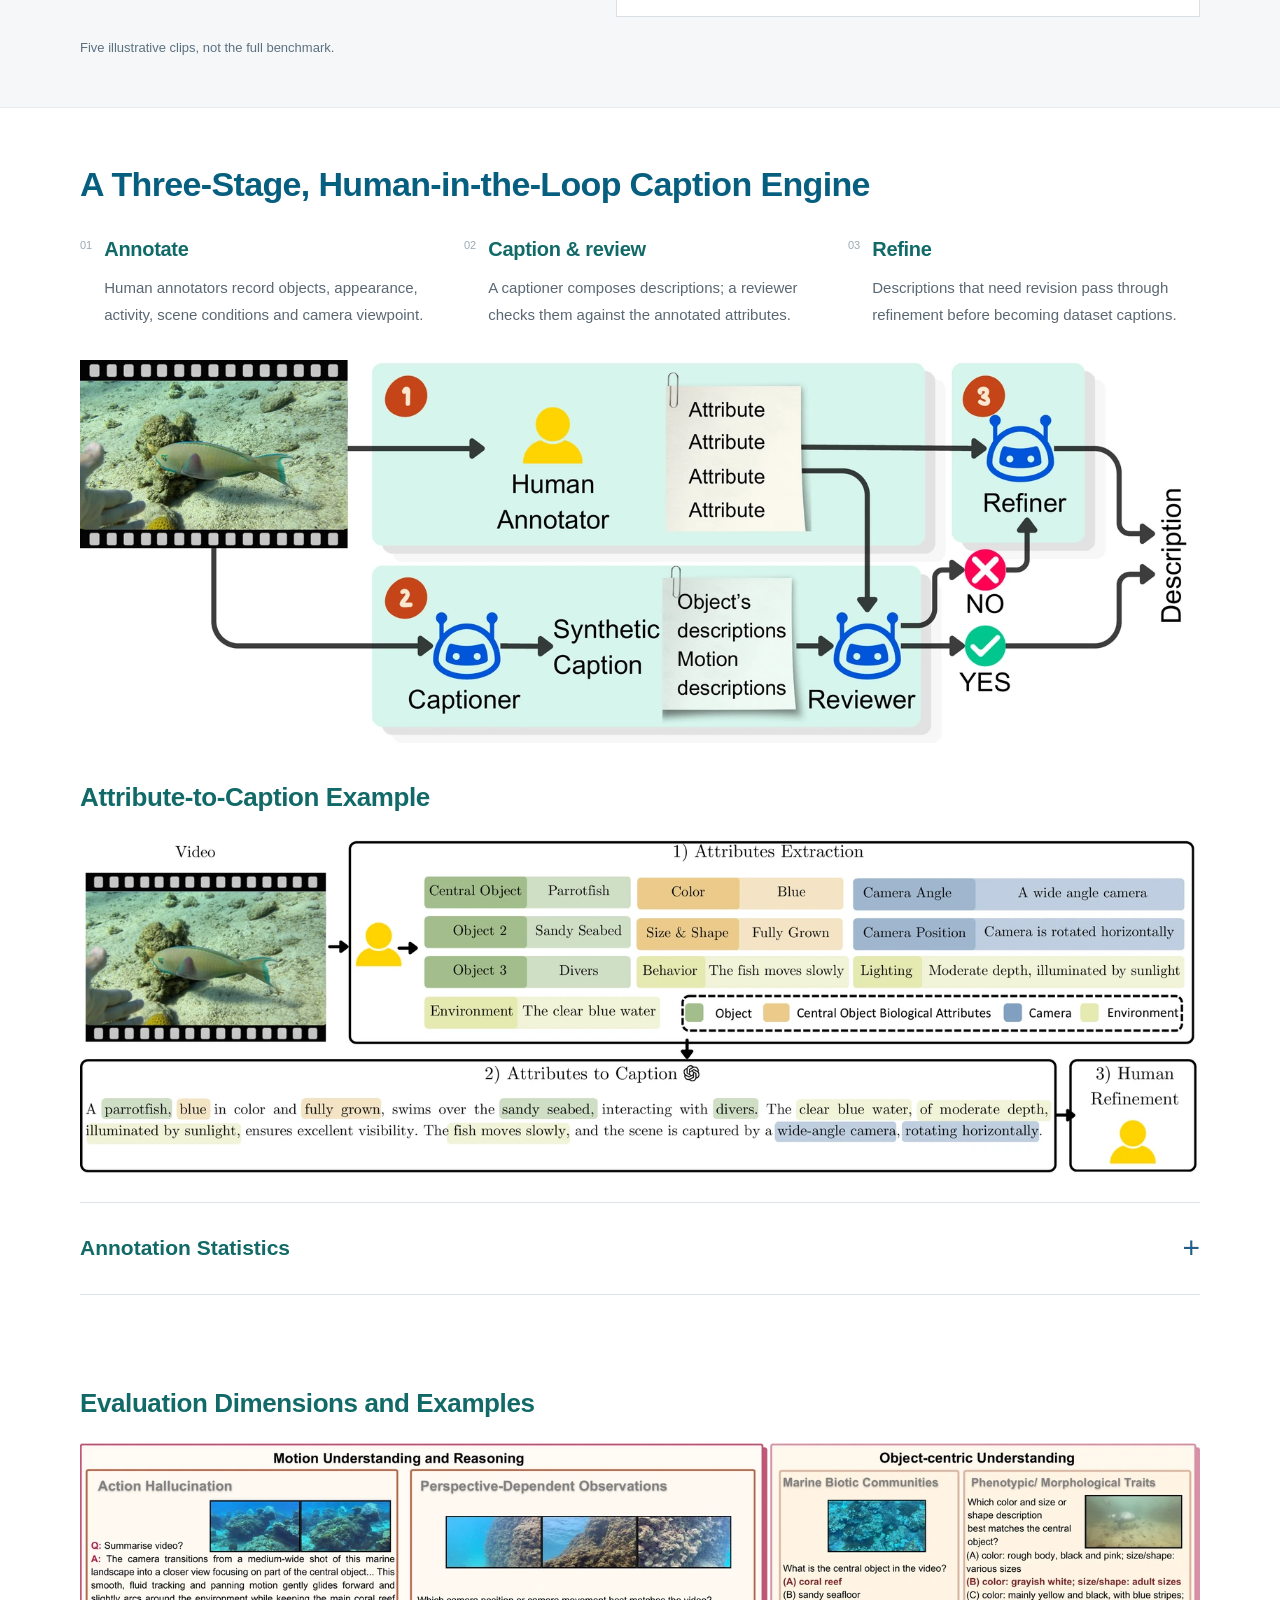
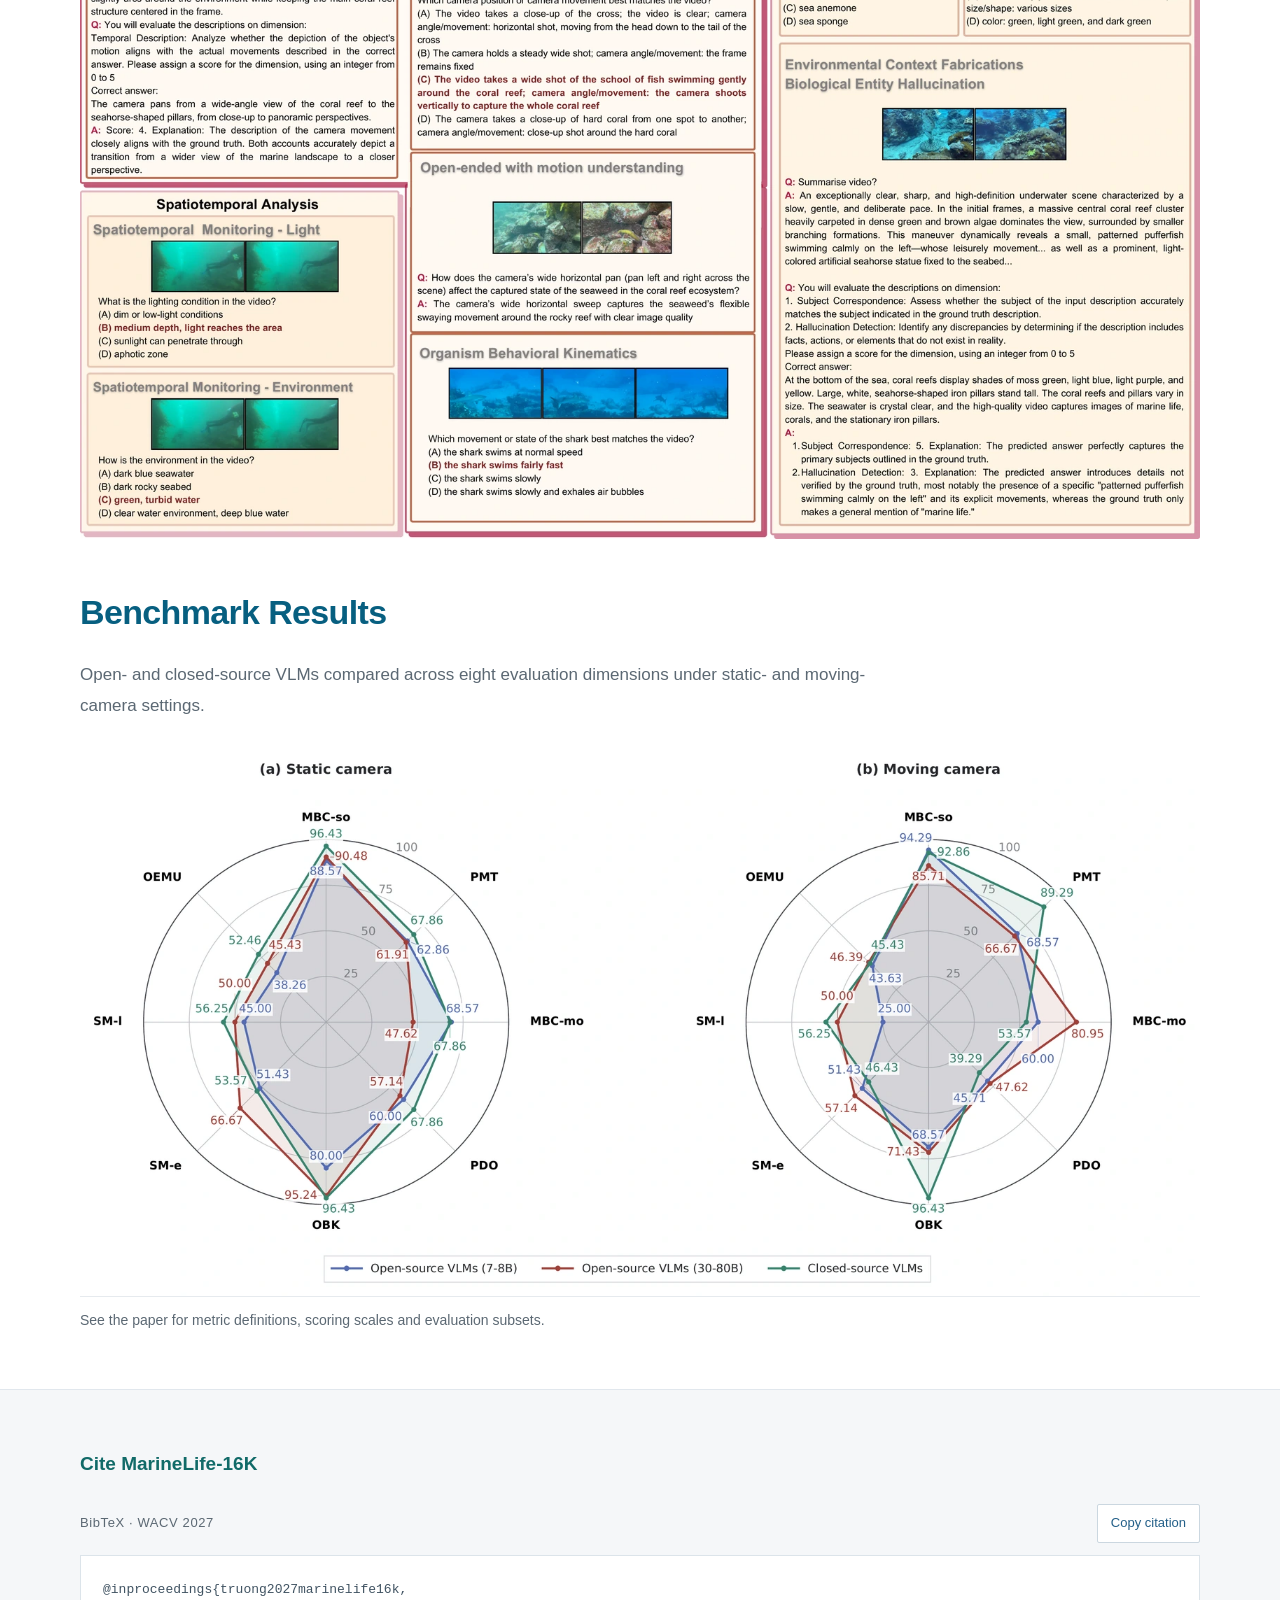
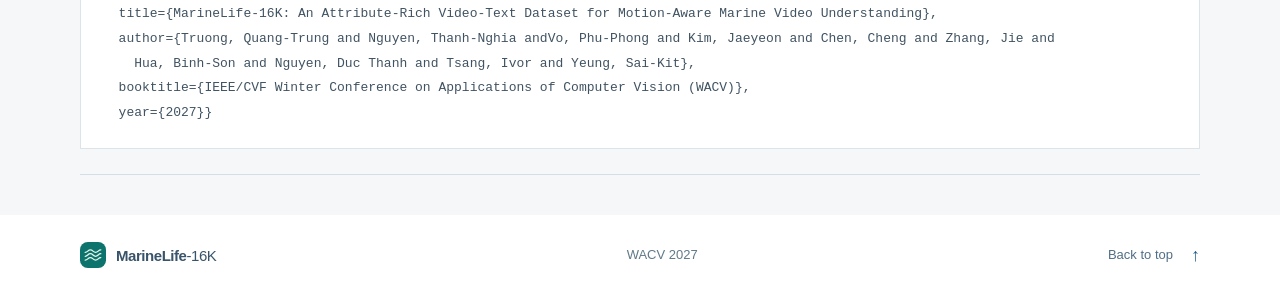
<file: temp/index.html>
<!doctype html>
<html lang="en">
<head>
  <meta charset="utf-8">
  <meta name="viewport" content="width=device-width, initial-scale=1">
  <meta name="description" content="MarineLife-16K: an attribute-rich video–text dataset for motion-aware marine video understanding. Explore underwater videos, annotations, captions and question–answer pairs.">
  <meta name="theme-color" content="#174d70">
  <meta property="og:type" content="website">
  <meta property="og:title" content="MarineLife-16K · WACV 2027">
  <meta property="og:description" content="An Attribute-Rich Video-Text Dataset for Motion-Aware Marine Video Understanding.">
  <meta property="og:image" content="./static/figures/teaser.webp">
  <title>MarineLife-16K | Motion-Aware Marine Video Understanding</title>
  <link rel="icon" href="./static/images/marine-mark.svg" type="image/svg+xml">
  <link rel="preload" as="image" href="./static/images/hero/reef-channel.webp" fetchpriority="high">
  <link rel="stylesheet" href="./static/css/project.css?v=20261024-6">
  <link rel="stylesheet" href="./static/css/research.css?v=20261024-17">
  <script defer src="./static/js/demo-data.js?v=20261024-4"></script>
  <script defer src="./static/js/demo-attributes.js?v=20261024-2"></script>
  <script defer src="./static/js/project.js?v=20261024-17"></script>
</head>
<body>
  <a class="skip-link" href="#main">Skip to content</a>
  <header class="site-header">
    <div class="header-inner">
      <a class="wordmark" href="#top" aria-label="MarineLife-16K home">
        <img src="./static/images/marine-mark.svg" width="31" height="31" alt="">
        <span>MarineLife<span class="wordmark-light">-16K</span></span>
      </a>
      <nav class="site-nav" aria-label="Main navigation">
        <a class="nav-overview" href="#overview">Overview</a>
        <a class="nav-examples" href="#explore">Examples</a>
        <a class="nav-method" href="#method">Method</a>
        <a class="nav-results" href="#results">Results</a>
        <a class="nav-resources" href="#resources">Citation</a>
      </nav>
      <a class="header-paper" href="https://quangtrungtruong.github.io/images/MarineLife-16K.pdf" target="_blank" rel="noopener noreferrer">Read the paper <span aria-hidden="true">↗</span></a>
    </div>
  </header>

  <main id="main">
    <section class="project-hero" id="top" aria-labelledby="paper-title">
      <div class="hero-shade"></div>
      <div class="hero-content page-width">
        <h1 id="paper-title"><span class="paper-subtitle">MarineLife-16K: An Attribute-Rich Video-Text Dataset for Motion-Aware Marine Video Understanding</span></h1>
        <p class="authors">
          <span>Quang-Trung Truong<sup>1,2</sup></span><span>Thanh-Nghia Nguyen<sup>3</sup></span><span>Phu-Phong Vo<sup>3</sup></span><span>Jaeyeon Kim<sup>2</sup></span><span>Cheng Chen<sup>2</sup></span><span>Jie Zhang<sup>2</sup></span><span>Binh-Son Hua<sup>4</sup></span><span>Duc Thanh Nguyen<sup>5</sup></span><span>Ivor Tsang<sup>2</sup></span><span>Sai-Kit Yeung<sup>1</sup></span>
        </p>
        <div class="affiliations">
          <span><sup>1</sup>Hong Kong University of Science and Technology, Hong Kong SAR</span>
          <span><sup>2</sup>Institute of Advanced Intelligence and Computing (IAIC), Agency for Science Technology and Research (A*STAR), Singapore, Singapore</span>
          <span><sup>3</sup>University of Information Technology, Vietnam National University, Ho Chi Minh city, Vietnam</span>
          <span><sup>4</sup>Trinity College Dublin, Ireland</span>
          <span><sup>5</sup>Deakin University, Australia</span>
        </div>
        <p class="venue-label">IEEE/CVF Winter Conference on Applications of Computer Vision (WACV), 2027</p>
        <div class="hero-actions">
          <a class="button button-light" href="https://quangtrungtruong.github.io/images/MarineLife-16K.pdf" target="_blank" rel="noopener noreferrer">Paper <span aria-hidden="true">↗</span></a>
          <a class="button button-brand button-github" href="https://github.com/quangtrungtruong/MarineLife-16K" target="_blank" rel="noopener noreferrer">
            <svg class="brand-icon" viewBox="0 0 24 24" aria-hidden="true" focusable="false"><path fill="currentColor" d="M12 .75a11.25 11.25 0 0 0-3.558 21.923c.563.104.769-.244.769-.542 0-.267-.01-.974-.015-1.912-3.13.68-3.791-1.509-3.791-1.509-.512-1.3-1.25-1.646-1.25-1.646-1.022-.699.077-.685.077-.685 1.13.08 1.725 1.16 1.725 1.16 1.005 1.722 2.637 1.225 3.279.937.102-.728.393-1.225.715-1.507-2.499-.284-5.126-1.25-5.126-5.57 0-1.231.44-2.235 1.16-3.023-.116-.285-.503-1.43.11-2.98 0 0 .945-.303 3.094 1.154A10.79 10.79 0 0 1 12 6.17c.956.005 1.918.13 2.818.38 2.148-1.457 3.092-1.154 3.092-1.154.615 1.55.228 2.695.112 2.98.722.788 1.158 1.792 1.158 3.023 0 4.332-2.63 5.283-5.137 5.562.404.349.764 1.04.764 2.097 0 1.514-.014 2.735-.014 3.107 0 .3.203.651.774.54A11.25 11.25 0 0 0 12 .75Z"/></svg>
            <span>GitHub</span>
          </a>
          <a class="button button-brand button-huggingface" href="https://huggingface.co/datasets/MarineLife-16K/MarineLife-16K" target="_blank" rel="noopener noreferrer">
            <svg class="brand-icon" viewBox="0 0 24 24" aria-hidden="true" focusable="false"><path d="M12 3v4" fill="none" stroke="currentColor" stroke-width="2"/><circle cx="12" cy="3" r="1.5" fill="currentColor"/><rect x="4" y="7" width="16" height="14" rx="3" fill="currentColor"/><path d="M2 11v6m20-6v6" fill="none" stroke="currentColor" stroke-width="2" stroke-linecap="round"/><circle cx="8.5" cy="12" r="1.5" fill="#ffd21e"/><circle cx="15.5" cy="12" r="1.5" fill="#ffd21e"/><path d="M8 17h8" fill="none" stroke="#ffd21e" stroke-width="1.5" stroke-dasharray="1.5 1.5"/></svg>
            <span>Hugging Face</span>
          </a>
        </div>
      </div>
      <div class="hero-bottom page-width"><a href="#explore" class="hero-explore">View video examples <span aria-hidden="true">↓</span></a></div>
    </section>

    <section class="overview-section page-width" id="overview" aria-labelledby="overview-title">
      <div class="overview-copy">
        <h2 id="overview-title">Overview</h2>
        <p>MarineLife-16K is an attribute-rich marine video–text dataset with 2,000 video–text pairs and 16K question–answer pairs. Its annotations cover subjects, appearance, behavior, environmental conditions and camera viewpoint.</p>
        <p>The benchmark evaluates video question answering and captioning, with a focus on distinguishing camera movement from object motion in underwater scenes.</p>
      </div>
      <div class="dataset-facts" aria-label="Dataset at a glance">
        <div class="fact"><strong>2,000</strong><span>video–text pairs</span></div>
        <div class="fact"><strong>16K</strong><span>question–answer pairs</span></div>
        <div class="fact fact-wide"><span class="fact-caption">Benchmark tasks</span><strong class="fact-tasks">Video QA <span aria-hidden="true">/</span> Captioning</strong><span>Object, scene and motion understanding</span></div>
      </div>
    </section>

    <section class="research-story page-width" aria-labelledby="dataset-figure-title">
      <div class="figure-heading"><h2 id="dataset-figure-title">Annotation Highlights</h2></div>
      <figure class="paper-figure" id="figure-teaser">
        <div class="paper-image">
          <img src="./static/figures/teaser.webp" width="1600" height="800" loading="lazy" decoding="async" alt="MarineLife-16K overview: underwater video sequences with object, scene and motion annotations connected to captioning and question-answering tasks.">
        </div>
        <figcaption><p>Video, attribute and motion annotations support video QA and captioning.</p></figcaption>
      </figure>
      <div class="motion-story">
        <div class="section-heading"><div><h2>Illustration of Motion Hallucination</h2></div></div>
        <figure class="paper-figure" id="figure-motion">
          <div class="paper-image">
            <img src="./static/figures/motion_halluc_gemini.webp" width="1600" height="512" loading="lazy" decoding="async" alt="Reef video viewpoints and camera trajectory beside Gemini and dataset descriptions, with highlighted differences about camera and object movement.">
          </div>
          <figcaption><p>Gemini description and dataset reference for the same video, with differences in camera and object motion highlighted.</p></figcaption>
        </figure>
      </div>
    </section>

    <section class="explore-section" id="explore" aria-labelledby="explore-title">
      <div class="page-width">
        <div class="section-heading">
          <div><h2 id="explore-title">Data Examples</h2></div>
        </div>
        <div class="scene-selector" role="tablist" aria-label="Choose a demo video" id="scene-selector"></div>
        <div class="explorer" id="sample-explorer" role="tabpanel" aria-labelledby="scene-0">
            <div class="video-column">
              <div class="video-heading"><span class="live-label"><span aria-hidden="true"></span>Dataset sample</span><span class="sample-number" id="sample-number">01 / 05</span></div>
              <div class="video-stage">
                <video id="marine-demo-video" controls playsinline preload="metadata" poster="./static/images/demo/BigIsland_Jan3_2023_0019.webp" aria-label="Reef fish dataset video"></video>
                <div class="video-error" id="video-error" hidden>We couldn't load this video. <a id="video-download-fallback" href="./Video_demo/BigIsland_Jan3_2023_0019.mp4">Open the video directly ↗</a></div>
              </div>
              <div class="video-caption"><div><h3 id="scene-title">Reef fish</h3><p id="scene-location">Big Island · January 2023</p></div><a class="video-download" id="video-download" href="./Video_demo/BigIsland_Jan3_2023_0019.mp4" download aria-label="Download this video">↓ <span>Video</span></a></div>
            </div>
          <div class="annotation-column">
            <div class="annotation-tabs" role="tablist" aria-label="Explore annotations">
              <button type="button" id="tab-attributes" role="tab" aria-selected="true" aria-controls="panel-attributes" tabindex="0" data-panel="attributes">Attributes</button>
              <button type="button" id="tab-qa" role="tab" aria-selected="false" aria-controls="panel-qa" tabindex="-1" data-panel="qa">Q&amp;A <span id="qa-count"></span></button>
              <button type="button" id="tab-caption" role="tab" aria-selected="false" aria-controls="panel-caption" tabindex="-1" data-panel="caption">Caption</button>
            </div>
            <div id="panel-attributes" class="annotation-panel" role="tabpanel" aria-labelledby="tab-attributes" tabindex="0"></div>
            <div id="panel-qa" class="annotation-panel" role="tabpanel" aria-labelledby="tab-qa" tabindex="0" hidden></div>
            <div id="panel-caption" class="annotation-panel" role="tabpanel" aria-labelledby="tab-caption" tabindex="0" hidden></div>
          </div>
        </div>
        <p class="explorer-note">Five illustrative clips, not the full benchmark.</p>
        <p class="sr-only" id="explorer-status" aria-live="polite"></p>
        <noscript><p class="noscript-note">Enable JavaScript to switch samples and explore annotations. You can still watch the videos in the <a href="https://github.com/quangtrungtruong/MarineLife-16K/tree/main/Video_demo">repository</a>.</p></noscript>
      </div>
    </section>

    <section class="method-section page-width" id="method" aria-labelledby="method-title">
      <div class="section-heading"><div><h2 id="method-title">A Three-Stage, Human-in-the-Loop Caption Engine</h2></div></div>
      <ol class="method-steps">
        <li><span>01</span><div><h3>Annotate</h3><p>Human annotators record objects, appearance, activity, scene conditions and camera viewpoint.</p></div></li>
        <li><span>02</span><div><h3>Caption &amp; review</h3><p>A captioner composes descriptions; a reviewer checks them against the annotated attributes.</p></div></li>
        <li><span>03</span><div><h3>Refine</h3><p>Descriptions that need revision pass through refinement before becoming dataset captions.</p></div></li>
      </ol>
      <figure class="paper-figure" id="figure-engine">
        <div class="paper-image">
          <img src="./static/figures/data_engine.webp" width="1600" height="548" loading="lazy" decoding="async" alt="Three-stage annotation pipeline: human attribute annotation, caption generation and review, followed by refinement when required.">
        </div>
      </figure>
      <div class="example-heading"><h3>Attribute-to-Caption Example</h3></div>
      <figure class="paper-figure" id="figure-caption">
        <div class="paper-image">
          <img src="./static/figures/captioning_example.webp" width="1600" height="480" loading="lazy" decoding="async" alt="Parrotfish video example showing human-extracted attributes, a color-coded generated caption and the human-refined caption.">
        </div>
      </figure>
      <details class="annotation-statistics">
        <summary><strong>Annotation Statistics</strong><span class="statistics-toggle" aria-hidden="true">+</span></summary>
        <figure class="paper-figure" id="figure-statistics">
          <div class="paper-image">
            <img src="./static/figures/text_stats1.webp" width="1600" height="1169" loading="lazy" decoding="async" alt="Bar charts of annotated object categories, size and shape, color, texture, lighting, video sharpness, camera position, camera angle and motion.">
          </div>
        </figure>
      </details>
    </section>

    <section class="benchmark-section page-width" id="benchmark" aria-labelledby="benchmark-title">
      <div class="example-heading"><h3>Evaluation Dimensions and Examples</h3></div>
      <figure class="paper-figure" id="figure-dimensions">
        <div class="paper-image">
          <img src="./static/figures/dimension.webp" width="1600" height="994" loading="lazy" decoding="async" alt="Detailed examples of MarineLife-16K evaluation dimensions, including object recognition, morphology, camera viewpoint, behavior, environment, lighting and caption hallucinations.">
        </div>
      </figure>
    </section>

    <section class="results-section page-width" id="results" aria-labelledby="results-title">
      <div class="section-heading"><div><h2 id="results-title">Benchmark Results</h2></div></div>
      <p class="results-intro">Open- and closed-source VLMs compared across eight evaluation dimensions under static- and moving-camera settings.</p>
      <figure class="paper-figure" id="figure-radar">
        <div class="paper-image">
          <img src="./static/figures/radar-chart.webp" width="1600" height="781" loading="lazy" decoding="async" alt="Two radar plots comparing open-source VLMs with 7–8B and 30–80B parameters and closed-source VLMs under static-camera and moving-camera conditions across MBC-so, PMT, MBC-mo, PDO, OBK, SM-e, SM-l and OEMU.">
        </div>
        <figcaption><p>See the paper for metric definitions, scoring scales and evaluation subsets.</p></figcaption>
      </figure>
    </section>

    <section class="resources-section" id="resources" aria-labelledby="resources-title">
      <!-- <div class="section-heading page-width"><div><h2 id="resources-title">Citation</h2></div></div> -->
      <div class="page-width">
        <div class="citation" id="citation"><h3 class="citation-heading">Cite MarineLife-16K</h3><div class="citation-body"><div class="citation-topline"><span>BibTeX · WACV 2027</span><button type="button" id="copy-citation">Copy citation</button></div><pre><code id="bibtex">@inproceedings{truong2027marinelife16k,
  title={MarineLife-16K: An Attribute-Rich Video-Text Dataset for Motion-Aware Marine Video Understanding},
  author={Truong, Quang-Trung and Nguyen, Thanh-Nghia andVo, Phu-Phong and Kim, Jaeyeon and Chen, Cheng and Zhang, Jie and 
    Hua, Binh-Son and Nguyen, Duc Thanh and Tsang, Ivor and Yeung, Sai-Kit},
  booktitle={IEEE/CVF Winter Conference on Applications of Computer Vision (WACV)},
  year={2027}}</code></pre><span id="copy-status" class="sr-only" aria-live="polite"></span></div></div>
      </div>
    </section>
  </main>
  <footer class="site-footer"><div class="page-width footer-inner"><a class="wordmark" href="#top"><img src="./static/images/marine-mark.svg" width="28" height="28" alt=""><span>MarineLife<span class="wordmark-light">-16K</span></span></a><p>WACV 2027</p><a href="#top" class="back-top">Back to top <span aria-hidden="true">↑</span></a></div></footer>
</body>
</html>
</file>
<file: globals.css>
/* Gate 1 hero adapted from the user-supplied D:/Marine reference. */
:root {
  color-scheme: light;
  --bg-page: #ffffff;
  --bg-subtle: #f8fafc;
  --text-title: #0f172a;
  --text-main: #334155;
  --text-muted: #596b83;
  --primary: #0078b8;
  --primary-hover: #0369a1;
  --primary-subtle: #e0f2fe;
  --primary-border: #bae6fd;
  --border-color: #e2e8f0;
  --radius-pill: 9999px;
  --container-max: 1160px;
  --transition: 180ms ease-in-out;
  --font-sans: -apple-system, BlinkMacSystemFont, 'Segoe UI', Roboto, 'Helvetica Neue', Arial, sans-serif;
}
*, *::before, *::after { box-sizing: border-box; margin: 0; padding: 0; }
html { scroll-behavior: smooth; scroll-padding-top: 24px; background: var(--bg-page); }
body { min-height: 100vh; color: var(--text-main); background: var(--bg-page); font-family: var(--font-sans); line-height: 1.65; -webkit-font-smoothing: antialiased; }
button, input, select, textarea { font: inherit; }
a { color: inherit; text-decoration: none; text-underline-offset: 4px; transition: color var(--transition); }
button, a { -webkit-tap-highlight-color: transparent; }
button { cursor: pointer; }
button:disabled { cursor: default; }
img, video { display: block; max-width: 100%; }
[hidden] { display: none !important; }
:focus-visible { outline: 2px solid var(--primary); outline-offset: 5px; }
main:focus { outline: none; }
::selection { background: var(--primary-subtle); color: var(--text-title); }
.container { width: 100%; max-width: var(--container-max); padding-inline: 24px; margin-inline: auto; }
.skip-link { position: fixed; z-index: 100; left: 16px; top: -80px; padding: 10px 20px; background: var(--text-title); color: white; border-radius: 6px; }
.skip-link:focus { top: 12px; }
.hero-section { display: flex; align-items: center; min-height: 100svh; padding: 40px 0; text-align: center; background-color: #07354d; background-image: linear-gradient(180deg, rgba(3, 20, 36, .65), rgba(3, 25, 43, .59) 48%, rgba(2, 22, 36, .73)), url('./static/images/webpage.webp'); background-size: cover; background-position: center; background-repeat: no-repeat; }
.hero-title { max-width: 1080px; margin: 0 auto 24px; color: var(--text-title); font-size: clamp(38px, 4.1vw, 56px); font-weight: 800; line-height: 1.18; letter-spacing: -.03em; text-wrap: balance; }
.hero-authors { max-width: 1080px; margin: 0 auto 22px; padding: 0; list-style: none; color: var(--text-title); font-size: 17px; line-height: 1.75; font-weight: 500; }
.author-item { display: inline-block; }
.author-item::after { content: ', '; white-space: pre-wrap; }
.author-item:last-child::after { content: none; }
.author-item a:hover { color: var(--primary); text-decoration: underline; }
.author-item sup { color: var(--primary); font-weight: 650; font-size: .65em; margin-left: 2px; margin-right: 3px; }
.hero-affiliations { max-width: 1030px; margin: 0 auto 22px; padding: 0; list-style: none; font-size: 16px; line-height: 1.85; color: var(--text-muted); }
.affil-item { display: inline-block; max-width: 100%; }
.affil-item:not(:last-child)::after { content: ' · '; padding-inline: 7px; white-space: nowrap; }
.affil-item sup { color: var(--primary); font-size: .8em; margin-right: 2px; }
.hero-actions { display: flex; flex-wrap: wrap; align-items: center; justify-content: center; gap: 12px; margin-bottom: 24px; }
.btn { display: inline-flex; align-items: center; justify-content: center; gap: 9px; padding: 11px 21px; min-height: 48px; border-radius: var(--radius-pill); border: 1px solid transparent; font-size: 16px; font-weight: 600; line-height: 1.5; white-space: nowrap; transition: background-color var(--transition), border-color var(--transition), color var(--transition); }
.btn .svg-inline--fa, .btn i { width: 17px; height: 17px; flex-shrink: 0; }
.btn-primary { background: var(--text-title); color: white; border-color: var(--text-title); }
.btn-primary:hover { background: #334155; border-color: #334155; }
.btn-secondary { background: white; border-color: var(--border-color); color: var(--text-title); }
.btn-secondary:not(:disabled):hover { background: var(--bg-subtle); border-color: #cbd5e1; color: var(--primary); }
.venue-badge { display: inline-flex; align-items: center; justify-content: center; gap: 9px; max-width: 100%; margin-bottom: 20px; padding: 7px 18px; border-radius: var(--radius-pill); background: var(--primary-subtle); color: var(--primary); border: 1px solid var(--primary-border); font-size: 15px; font-weight: 600; line-height: 1.6; letter-spacing: .01em; }
.venue-badge .svg-inline--fa, .venue-badge i { width: 16px; height: 18px; flex-shrink: 0; }
.venue-badge { color: var(--primary-hover); }
.reveal { opacity: 1; transform: none; transition: opacity 450ms ease, transform 450ms ease; }
.reveal.is-pending { opacity: 0; transform: translateY(12px); }
@media (max-width: 900px) {
  .hero-section { padding-top: 48px; }
  .hero-title { font-size: clamp(32px, 5vw, 44px); }
  .hero-authors { font-size: 17px; }
  .hero-affiliations { font-size: 15px; }
  .btn { font-size: 15px; padding: 11px 19px; min-height: 48px; }
  .venue-badge { font-size: 14px; }
}
@media (max-width: 600px) {
  .container { padding-inline: 20px; }
  .hero-section { padding: 36px 0 40px; }
  .hero-title { font-size: clamp(29px, 7.4vw, 40px); line-height: 1.22; letter-spacing: -.025em; margin-bottom: 25px; }
  .hero-authors { font-size: 16px; line-height: 1.95; margin-bottom: 24px; }
  .author-item { display: inline-block; }
  .hero-affiliations { font-size: 13px; line-height: 1.8; margin-bottom: 28px; }
  .affil-item { display: block; margin-top: 8px; }
  .affil-item:not(:last-child)::after { content: none; }
  .hero-actions { gap: 10px; margin-bottom: 25px; }
  .btn { font-size: 14px; padding: 10px 16px; min-height: 46px; }
  .venue-badge { border-radius: 18px; font-size: 12px; padding: 10px 14px; }
}
/* Gate 2: paper teaser, abstract, and exactly three dataset highlights. */
.sr-only { position: absolute; width: 1px; height: 1px; padding: 0; margin: -1px; overflow: hidden; clip-path: inset(50%); white-space: nowrap; border: 0; }
.overview-section { padding: 48px 0; background: var(--bg-subtle); }
.teaser-section { padding: 32px 0 48px; background: var(--bg-page); }
.abstract-figure { margin: 32px auto 0; }
.teaser-figure { margin: 0 auto; }
.teaser-figure, .abstract-figure, .pipeline-figure, .stats-figure, .dimensions-figure, .paper-result { max-width: 1000px; }
.teaser-link { display: block; border: 1px solid var(--border-color); border-radius: 10px; background: white; overflow: hidden; cursor: zoom-in; }
.teaser-link img { width: 100%; height: auto; }
.teaser-caption { margin-top: 16px; padding-inline: 2px; color: var(--text-muted); font-size: 14px; line-height: 1.7; text-align: center; font-style: italic; }
.teaser-caption strong { font-weight: 600; color: var(--text-main); font-style: italic; }
.abstract-content { max-width: 980px; margin: 0 auto; }
.abstract-content h2 { margin: 0 0 28px; color: var(--text-title); font-size: 34px; font-weight: 700; line-height: 1.25; letter-spacing: -.025em; text-align: center; }
.abstract-text { font-size: 16px; line-height: 1.8; color: var(--text-main); text-align: left; }
.abstract-text p + p { margin-top: 20px; }
.abstract-text strong { color: var(--text-title); font-weight: 600; }
.key-highlights { display: grid; grid-template-columns: repeat(3, minmax(0, 1fr)); gap: 18px; max-width: 1010px; margin: 0 auto; text-align: left; }
.highlight-card { padding: 22px 24px; border: 1.5px solid #cbd5e1; border-radius: 12px; background: #f8fafc; box-shadow: 0 1px 3px rgba(15, 23, 42, 0.04); transition: border-color .2s ease, background-color .2s ease, box-shadow .2s ease; }
.highlight-card:hover { border-color: #0f172a; background: #ffffff; box-shadow: 0 4px 14px rgba(15, 23, 42, 0.06); }


.key-highlights dt { display: flex; align-items: center; justify-content: space-between; gap: 12px; color: #334e68; font-size: 11.5px; font-weight: 700; letter-spacing: .04em; line-height: 1.4; text-transform: uppercase; }
.key-highlights dt .svg-inline--fa, .key-highlights dt svg, .key-highlights dt i { width: 17px; height: 17px; flex-shrink: 0; color: #334e68; }


.key-highlights dd { margin-top: 10px; color: #0f172a; font-size: 36px; font-weight: 800; letter-spacing: -.035em; line-height: 1.15; font-variant-numeric: tabular-nums; }
/* The reef image and its color treatment are confined to the opening section. */
.hero-section .hero-title { color: #ffffff; text-shadow: 0 2px 16px rgba(0, 15, 27, .3); }
.hero-section .hero-authors { color: #ffffff; }
.hero-section .hero-affiliations { color: #e1edf4; }
.hero-section .author-item sup, .hero-section .affil-item sup { color: #a6e4ff; }
.hero-section .author-item a:hover { color: #bcecff; }
.hero-section .venue-badge { color: #e4f5ff; background: rgba(4, 37, 58, .88); border-color: #79adc4; }
.hero-section .btn-primary { color: #07354d; background: #ffffff; border-color: #ffffff; }
.hero-section .btn-primary:hover { background: #e0f2fe; border-color: #e0f2fe; }
.hero-section .btn-secondary { color: #ffffff; background: rgba(4, 31, 48, .87); border-color: #7ba6bc; }
.hero-section .btn-secondary:hover { color: #ffffff; background: #124d68; border-color: #bcecff; }
.hero-section .highlight-card { background: rgba(3, 29, 46, .89); border-color: #7199ae; box-shadow: none; }
.hero-section .highlight-card:hover { background: #0b3a52; border-color: #bcecff; }
.hero-section .key-highlights dt, .hero-section .key-highlights dt .svg-inline--fa, .hero-section .key-highlights dt i { color: #c5e8f7; }
.hero-section .key-highlights dd { color: #ffffff; }
.hero-section :focus-visible { outline-color: #bcecff; }
@media (max-width: 600px) {
  .hero-section { background-position: 52% center; }
}
@media (min-width: 901px) and (max-height: 740px) {
  .hero-section { padding: 20px 0 16px; }
  .hero-title { margin-bottom: 18px; }
  .hero-authors { margin-bottom: 16px; }
  .hero-affiliations { margin-bottom: 16px; }
  .venue-badge { margin-bottom: 14px; }
  .hero-actions { margin-bottom: 18px; }
}
.figure-viewer { width: min(1600px, calc(100vw - 48px)); max-width: none; max-height: calc(100dvh - 48px); margin: auto; padding: 0; border: 1px solid var(--border-color); border-radius: 12px; color: var(--text-title); background: white; overflow: hidden; }
.figure-viewer::backdrop { background: rgba(15, 23, 42, .72); }
.figure-viewer-toolbar { display: flex; align-items: center; justify-content: space-between; gap: 16px; padding: 12px 16px; border-bottom: 1px solid var(--border-color); }
.figure-viewer-toolbar h2 { font-size: 16px; font-weight: 600; line-height: 1.4; }
.figure-viewer-controls { display: flex; gap: 8px; }
.figure-viewer-controls button { display: grid; place-items: center; width: 40px; height: 40px; border: 1px solid var(--border-color); border-radius: 7px; background: white; color: var(--text-title); font-size: 25px; line-height: 1; }
.figure-viewer-controls button:hover { background: var(--bg-subtle); }
.figure-viewport { max-height: calc(100dvh - 118px); overflow: auto; overscroll-behavior: contain; }
.figure-viewport img { width: 100%; height: auto; max-width: none; }
.figure-viewport.is-zoomed img { width: max(100%, 2800px); }
body.figure-viewer-open { overflow: hidden; }
@media (min-width: 601px) and (max-width: 900px) {
  .key-highlights { gap: 12px; }
  .highlight-card { padding: 18px 16px 20px; }
  .key-highlights dt { font-size: 10px; gap: 8px; }
  .key-highlights dd { font-size: 27px; }
}
@media (max-width: 600px) {
  .overview-section { padding: 32px 0; }
  .teaser-section { padding: 24px 0 32px; }
  .abstract-figure { margin-top: 24px; }
  .teaser-link { border-radius: 6px; }
  .teaser-caption { font-size: 12px; margin-top: 12px; }
  .abstract-content { margin-top: 0; }
  .abstract-content h2 { font-size: 28px; margin-bottom: 22px; }
  .abstract-text { font-size: 14.5px; line-height: 1.75; }
  .abstract-text p + p { margin-top: 16px; }
  .key-highlights { grid-template-columns: 1fr; gap: 12px; margin-bottom: 26px; }
  .highlight-card { padding: 18px 20px; border-radius: 13px; }
  .key-highlights dd { font-size: 32px; margin-top: 7px; }
  .key-highlights dt { font-size: 11px; }
  .figure-viewer { width: calc(100vw - 24px); max-height: calc(100dvh - 24px); }
  .figure-viewer-toolbar { padding: 10px 12px; gap: 8px; }
  .figure-viewer-toolbar h2 { font-size: 13px; }
  .figure-viewport { max-height: calc(100dvh - 90px); }
}
/* Gate 3: local video samples, synchronized annotations, and question browsing. */
.demo-section { padding: 48px 0; background: var(--bg-page); }
.demo-heading { margin-bottom: 36px; text-align: left; }
.demo-heading h2 { color: var(--text-title); font-size: 34px; font-weight: 700; letter-spacing: -.025em; line-height: 1.25; }
.demo-showcase { padding: 28px; background: white; border: 1px solid var(--border-color); border-radius: 16px; }
.sample-heading { display: flex; align-items: center; justify-content: space-between; gap: 16px; margin-bottom: 22px; }
.sample-heading h3 { color: var(--text-title); font-size: 23px; font-weight: 650; letter-spacing: -.02em; line-height: 1.3; }
.sample-heading p { margin-top: 4px; color: var(--text-muted); font-size: 13px; }
.demo-layout { display: grid; grid-template-columns: minmax(0, 1.25fr) minmax(0, 1fr); gap: 28px; align-items: start; }
.demo-media { min-width: 0; }
.demo-video-frame { position: relative; }
#demo-video { width: 100%; aspect-ratio: 16 / 9; object-fit: contain; background: #0f172a; border-radius: 8px; }
.video-start { position: absolute; inset: 0; display: grid; place-items: center; width: 100%; height: 100%; padding: 0; border: 0; border-radius: 8px; overflow: hidden; background: #0f172a; }
.video-start img { position: absolute; inset: 0; width: 100%; height: 100%; object-fit: cover; }
.video-play-label { position: relative; display: inline-flex; align-items: center; gap: 10px; padding: 12px 20px; border: 1px solid rgba(255,255,255,.55); border-radius: 999px; color: white; background: rgba(15,23,42,.85); font-size: 14px; font-weight: 600; transition: background-color var(--transition); }
.video-start:hover .video-play-label { background: #0f172a; }
.video-play-label > span { font-size: 12px; }
.sample-caption { margin-top: 18px; padding: 14px 16px; border: 1.5px solid #cbd5e1; border-radius: 8px; background: #ffffff; transition: border-color var(--transition), box-shadow var(--transition); }
.sample-caption:hover { border-color: #0f172a; box-shadow: 0 2px 8px rgba(15, 23, 42, .06); }
.sample-caption h4 { margin-bottom: 6px; color: #334e68; font-size: 11px; font-weight: 800; letter-spacing: .045em; text-transform: uppercase; line-height: 1.35; }
.annotation-heading { color: var(--text-title); font-size: 14px; font-weight: 650; margin-bottom: 10px; }
.sample-caption p { color: #050b14; font-size: 13.5px; font-weight: 500; line-height: 1.65; }
.demo-details { display: flex; flex-direction: column; height: 560px; min-width: 0; border: 1px solid var(--border-color); border-radius: 10px; overflow: hidden; }
.demo-tabs { position: relative; display: flex; flex-shrink: 0; margin: 12px 14px 10px; padding: 3px; background: #f1f5f9; border: 1.5px solid #cbd5e1; border-radius: 9px; }
.demo-tab-slider { position: absolute; top: 3px; bottom: 3px; left: 3px; width: calc(50% - 3px); background: #ffffff; border-radius: 6px; box-shadow: 0 2px 6px rgba(15, 23, 42, 0.08), 0 1px 2px rgba(15, 23, 42, 0.04); border: 1px solid rgba(203, 213, 225, 0.8); transition: transform 0.25s cubic-bezier(0.16, 1, 0.3, 1); z-index: 1; }
.demo-tabs[data-active="qa"] .demo-tab-slider { transform: translateX(100%); }
.demo-tabs button { position: relative; z-index: 2; flex: 1; width: 50%; padding: 9px 0; border: none; background: transparent; font-size: 13px; font-weight: 700; color: #334e68; cursor: pointer; text-align: center; transition: color 0.2s; }
.demo-tabs button:hover { color: #0f172a; }
.demo-tabs button[aria-selected="true"] { color: #0f172a; font-weight: 800; }

.demo-panel { flex: 1; min-height: 0; padding: 20px 16px 24px 20px; overflow-y: auto; overscroll-behavior-y: contain; scrollbar-gutter: stable; scrollbar-width: thin; scrollbar-color: #9baebf #f8fafc; }
.demo-panel:focus-visible { outline-offset: -3px; }
.attribute-group + .attribute-group { margin-top: 24px; }
.attribute-group h4 { display: flex; align-items: center; gap: 8px; margin-bottom: 12px; color: #0f172a; font-size: 11.5px; line-height: 1.5; font-weight: 800; text-transform: uppercase; letter-spacing: .05em; border-left: 3.5px solid #0f172a; padding-left: 8px; }
.attribute-cards { display: grid; grid-template-columns: repeat(2, minmax(0, 1fr)); gap: 9px; }
.attribute-cards > div { min-width: 0; padding: 12px 14px; border: 1.5px solid #cbd5e1; border-radius: 8px; background: #ffffff; transition: border-color var(--transition), box-shadow var(--transition); }
.attribute-cards > div:hover { border-color: #0f172a; box-shadow: 0 2px 8px rgba(15, 23, 42, .06); }
.attribute-cards-wide { grid-template-columns: 1fr; }
.attribute-cards dt { margin-bottom: 5px; color: #334e68; font-size: 11px; font-weight: 800; letter-spacing: .045em; text-transform: uppercase; line-height: 1.35; }
.attribute-cards dd { color: #050b14; font-size: 13.5px; font-weight: 500; line-height: 1.55; overflow-wrap: anywhere; }
.question-list { display: grid; gap: 11px; }
.qa-item { border: 1.5px solid #cbd5e1; border-radius: 8px; background: #ffffff; transition: border-color var(--transition), box-shadow var(--transition); }
.qa-item:hover { border-color: #0f172a; box-shadow: 0 2px 8px rgba(15, 23, 42, .06); }
.qa-item[open] { border-color: #0f172a; border-left: 4px solid #0f172a; }
.qa-item > summary { position: relative; padding: 12px 34px 12px 14px; list-style: none; cursor: pointer; border-radius: 7px; }
.qa-item > summary::-webkit-details-marker { display: none; }
.qa-item > summary::after { content: '+'; position: absolute; top: 11px; right: 14px; color: #334e68; font-size: 20px; font-weight: 700; line-height: 1; }
.qa-item[open] > summary::after { content: '−'; color: #0f172a; }
.qa-item > summary:hover { background: #f8fafc; }
.qa-item > summary:focus-visible { outline-offset: -3px; }
.qa-type { display: flex; align-items: center; margin-bottom: 6px; color: #334e68; font-size: 11px; line-height: 1.35; font-weight: 800; text-transform: uppercase; letter-spacing: .045em; }
.qa-sep { display: inline-block; width: 1.5px; height: 11px; background-color: #334e68; margin: 0 7px; border-radius: 1px; flex-shrink: 0; }
.qa-question { display: block; color: #050b14; font-size: 13.5px; line-height: 1.55; font-weight: 700; }
.qa-content { padding: 0 14px 14px; border-top: 1px dashed #e2e8f0; margin-top: 6px; padding-top: 10px; }
.qa-choices { display: grid; min-width: 0; gap: 8px; border: 0; margin: 4px 0 6px; padding: 0; }
.qa-option { display: grid; grid-template-columns: 18px 16px minmax(0, 1fr); gap: 8px; align-items: baseline; padding: 10px 12px; border: 1.5px solid #cbd5e1; border-radius: 7px; background: #ffffff; font-size: 13px; line-height: 1.6; cursor: pointer; transition: all 0.15s; }
.qa-option input { width: 15px; height: 15px; margin: 0; align-self: start; margin-top: 3px; accent-color: #0f172a; }
.qa-option:hover { border-color: #0f172a; background: #f8fafc; }
.qa-option:focus-within { outline: 2px solid #0f172a; outline-offset: 2px; }
.qa-option .option-letter { font-weight: 800; color: #334e68; font-size: 12.5px; }
.qa-option .option-text { font-weight: 600; color: #050b14; }


.qa-option input:focus-visible { outline: none; }
.qa-option.is-correct { border-color: #15803d; background: #f0fdf4; color: #14532d; box-shadow: inset 3.5px 0 #15803d; }
.qa-option.is-incorrect { border-color: #b91c1c; background: #fef2f2; color: #7f1d1d; box-shadow: inset 3.5px 0 #b91c1c; }
.qa-option.is-correct input { accent-color: #15803d; }
.qa-option.is-incorrect input { accent-color: #b91c1c; }
.qa-option.is-correct .option-letter, .qa-option.is-correct .option-text { color: #14532d; font-weight: 700; }
.qa-option.is-incorrect .option-letter, .qa-option.is-incorrect .option-text { color: #7f1d1d; font-weight: 700; }


.qa-reference { margin-top: 6px; padding: 12px 14px; border: 1.5px solid #cbd5e1; border-left: 4px solid #0f172a; border-radius: 6px; background: #f8fafc; }
.qa-reference h5 { margin-bottom: 6px; color: #334e68; font-size: 11px; font-weight: 800; letter-spacing: .045em; text-transform: uppercase; }
.qa-reference p { color: #050b14; font-size: 13px; font-weight: 600; line-height: 1.6; }
.sample-picker { display: grid; grid-template-columns: repeat(5, minmax(0, 1fr)); gap: 12px; padding-bottom: 24px; margin-bottom: 24px; border-bottom: 1px solid var(--border-color); }
.sample-choice { min-width: 0; padding: 3px; border: 1.5px solid #cbd5e1; border-radius: 8px; background: #ffffff; cursor: pointer; transition: border-color var(--transition), box-shadow var(--transition); }
.sample-choice img { display: block; width: 100%; height: auto; aspect-ratio: 16 / 9; object-fit: cover; border-radius: 5px; }

.sample-choice:hover { border-color: #0f172a; box-shadow: 0 2px 8px rgba(15, 23, 42, .08); }
.sample-choice[aria-pressed="true"] { border-color: #0f172a; box-shadow: 0 0 0 1.5px #0f172a; }
.video-error, .demo-noscript { padding-top: 12px; color: var(--text-muted); font-size: 13px; }
@media (max-width: 900px) {
  .demo-showcase { padding: 22px; }
  .demo-layout { grid-template-columns: 1fr; gap: 24px; }
}
@media (max-width: 600px) {
  .demo-section { padding: 32px 0; }
  .demo-heading { margin-bottom: 26px; }
  .demo-heading h2 { font-size: 28px; }
  .demo-showcase { display: flex; flex-direction: column; padding: 16px; border-radius: 12px; }
  .sample-heading { align-items: flex-start; gap: 8px; margin-bottom: 18px; }
  .sample-heading h3 { font-size: 20px; }
  .sample-heading p { font-size: 12px; }
  .sample-caption { padding: 16px; }
  .sample-caption p { font-size: 13px; }
  .demo-tabs { margin: 10px 10px 8px; }
  .demo-details { height: min(560px, 75svh); min-height: 320px; }
  .demo-panel { padding: 16px 10px 20px 14px; }
  .attribute-cards { grid-template-columns: 1fr; }
  .qa-item > summary { padding-left: 12px; }
  .qa-content { padding-inline: 12px; }
  .sample-picker { display: flex; gap: 10px; overflow-x: auto; padding: 2px 2px 12px; margin: 0 0 18px; scroll-snap-type: x proximity; }
  .sample-choice { flex: 0 0 130px; scroll-snap-align: start; }
}
/* Gate 4: Dataset Pipeline */
.pipeline-section { padding: 48px 0; background: var(--bg-subtle); }
.pipeline-heading, .stats-heading { margin-bottom: 36px; text-align: left; }
.pipeline-heading h2, .stats-heading h2 { color: var(--text-title); font-size: 34px; font-weight: 700; letter-spacing: -.025em; line-height: 1.25; }
.pipeline-figure, .stats-figure { margin: 0 auto; }
.pipeline-figure + .pipeline-figure { margin-top: 48px; }
.figure-description { max-width: 980px; margin: 18px auto 0; font-size: 16px; line-height: 1.8; color: var(--text-main); text-align: left; }

/* Gate 5: Dataset Statistics */
.stats-section { padding: 48px 0; background: var(--bg-page); }

/* Task Dimensions */
.dimensions-section { padding: 48px 0; background: var(--bg-subtle); }
.dimensions-heading { margin-bottom: 36px; text-align: left; }
.dimensions-heading h2 { color: var(--text-title); font-size: 34px; font-weight: 700; letter-spacing: -.025em; line-height: 1.25; }
.dimensions-table-card { max-width: 1040px; margin: 0 auto; border: 1px solid var(--border-color); border-radius: 12px; background: white; overflow: hidden; box-shadow: 0 4px 18px rgba(15, 23, 42, .03); }
.dimensions-table { width: 100%; border-collapse: collapse; table-layout: fixed; text-align: left; }
.dimensions-table .col-dimension { width: 38%; }
.dimensions-table .col-meaning { width: 62%; }
.dimensions-table thead th { background: #f8fafc; border-bottom: 2px solid #cbd5e1; color: var(--text-title); font-size: 13px; font-weight: 700; text-transform: uppercase; letter-spacing: .05em; padding: 15px 22px; }
.dimensions-table tbody tr { border-top: 1px solid #edf2f7; transition: background-color var(--transition); }
.dimensions-table tbody tr:hover { background: #f8fafc; }
.dimensions-table tbody th, .dimensions-table tbody td { padding: 14px 22px; vertical-align: middle; }
.dimensions-table tbody th { color: var(--text-title); font-size: 14.5px; font-weight: 600; line-height: 1.5; text-align: left; }
.dim-name { display: inline; color: var(--text-title); }
.dim-badge { display: inline-flex; align-items: center; justify-content: center; margin-left: 8px; padding: 2px 7px; border-radius: 4px; background: #edf5fa; border: 1px solid #cfe2ee; color: #155880; font-family: ui-monospace, SFMono-Regular, Menlo, Monaco, Consolas, monospace; font-size: 11.5px; font-weight: 700; vertical-align: baseline; white-space: nowrap; }
.dimensions-table tbody td { color: var(--text-main); font-size: 14px; line-height: 1.7; }
.dimensions-table tbody td strong { color: var(--text-title); font-weight: 600; }
.dimensions-figure { margin: 0 auto; }

@media (max-width: 600px) {
  .pipeline-section { padding: 32px 0; }
  .pipeline-heading, .stats-heading, .dimensions-heading { margin-bottom: 26px; }
  .pipeline-heading h2, .stats-heading h2, .dimensions-heading h2 { font-size: 28px; }
  .pipeline-figure + .pipeline-figure { margin-top: 36px; }
  .figure-description { font-size: 14.5px; line-height: 1.75; margin-top: 14px; }
  .stats-section { padding: 32px 0; }
  .dimensions-section { padding: 32px 0; }
  .dimensions-table .col-dimension { width: 44%; }
  .dimensions-table .col-meaning { width: 56%; }
  .dimensions-table thead th { font-size: 12px; padding: 12px 14px; }
  .dimensions-table tbody th, .dimensions-table tbody td { padding: 12px 14px; font-size: 12.5px; line-height: 1.6; overflow-wrap: anywhere; }
  .dim-badge { margin-left: 4px; padding: 1px 6px; font-size: 10px; }
}
/* Gate 6: paper benchmarks and citation. */
.results-section, .citation-section { padding: 48px 0; }
.results-section { background: var(--bg-page); }
.citation-section { background: var(--bg-subtle); }
.results-heading, .citation-heading { margin-bottom: 32px; text-align: left; }
.results-heading h2, .citation-heading h2 { color: var(--text-title); font-size: 34px; font-weight: 700; line-height: 1.25; letter-spacing: -.025em; }
.paper-result { margin: 0 auto; }
.paper-result + .paper-result { margin-top: 48px; }
.result-table-camera { max-width: 780px; }
.result-radar { max-width: 940px; }
.citation-section .container { max-width: 1008px; }
.citation-heading { display: flex; justify-content: space-between; align-items: center; gap: 20px; margin-bottom: 20px; }
.copy-bibtex-button { display: inline-flex; align-items: center; justify-content: center; gap: 8px; min-height: 44px; min-width: 100px; padding: 11px 16px; border: 0; border-radius: 10px; background: var(--primary-hover); color: white; font-size: 14px; font-weight: 600; transition: background-color var(--transition), box-shadow var(--transition); }
.copy-bibtex-button .svg-inline--fa, .copy-bibtex-button i { width: 14px; height: 16px; }
.copy-bibtex-button:hover { background: #075985; box-shadow: 0 2px 5px rgba(15, 23, 42, .12); }
.copy-bibtex-button.is-copied { background: #047857; }
.citation-block { border: 1px solid var(--border-color); border-radius: 12px; background: #f1f5f9; overflow: hidden; box-shadow: 0 1px 2px rgba(15, 23, 42, .05); }
.citation-block pre { padding: 24px; overflow-x: auto; white-space: pre-wrap; overflow-wrap: anywhere; font: 14px/1.8 ui-monospace, 'SF Mono', Monaco, 'Cascadia Code', Consolas, monospace; color: var(--text-title); tab-size: 2; }
.citation-block code { font: inherit; }
.citation-block pre:focus-visible { outline-offset: -3px; }
.copy-status { min-height: 24px; margin-top: 8px; font-size: 12px; color: var(--text-muted); }
@media (max-width: 600px) {
  .results-section, .citation-section { padding: 32px 0; }
  .results-heading, .citation-heading { margin-bottom: 26px; }
  .results-heading h2, .citation-heading h2 { font-size: 28px; }
  .paper-result + .paper-result { margin-top: 32px; }
  .citation-heading { margin-bottom: 18px; }
  .copy-bibtex-button { min-width: 94px; padding-inline: 14px; font-size: 13px; }
  .citation-block pre { padding: 16px; font-size: 12px; }
}
@media (prefers-reduced-motion: reduce) {
  html { scroll-behavior: auto; }
  *, *::before, *::after { animation: none !important; transition: none !important; }
  .reveal.is-pending { opacity: 1; transform: none; }
}
</file>
<file: temp/static/css/project.css>
/* MarineLife-16K: a buildless, locally served academic project page. */
:root {
  color-scheme: light;
  --ink: #143c3a;
  --ink-deep: #092e32;
  --muted: #657774;
  --teal: #0c746c;
  --teal-dark: #075c55;
  --paper: #fafbf7;
  --mist: #edf3ed;
  --line: #dce6de;
  --white: #fff;
  --radius: 18px;
  --body-font: "Segoe UI", -apple-system, BlinkMacSystemFont, Arial, sans-serif;
}
* { box-sizing: border-box; }
html { scroll-behavior: smooth; scroll-padding-top: 90px; }
body { margin: 0; background: var(--paper); color: var(--ink); font-family: var(--body-font); font-size: 16px; line-height: 1.65; -webkit-font-smoothing: antialiased; }
button, input, select { font: inherit; }
button, a { -webkit-tap-highlight-color: transparent; }
button { cursor: pointer; }
a { color: inherit; text-decoration: none; }
img { display: block; max-width: 100%; }
h1, h2, h3, h4, p { margin: 0; }
button, summary, a { touch-action: manipulation; }
button:focus-visible, a:focus-visible, summary:focus-visible, [tabindex="0"]:focus-visible { outline: 3px solid #c38326; outline-offset: 5px; }
[hidden] { display: none !important; }
.page-width { width: min(1240px, calc(100% - 96px)); margin-inline: auto; }
.sr-only { position: absolute; width: 1px; height: 1px; padding: 0; margin: -1px; overflow: hidden; clip: rect(0, 0, 0, 0); white-space: nowrap; border: 0; }
.skip-link { position: fixed; top: 10px; left: 12px; z-index: 100; background: white; padding: 12px 18px; transform: translateY(-160%); border-radius: 6px; }
.skip-link:focus { transform: translateY(0); }
.site-header { position: sticky; top: 0; z-index: 20; background: rgba(250,251,247,.97); border-bottom: 1px solid var(--line); }
.header-inner { min-height: 76px; width: min(1440px, calc(100% - 80px)); margin-inline: auto; display: flex; align-items: center; justify-content: space-between; gap: 24px; }
.wordmark { display: inline-flex; align-items: center; gap: 10px; font-weight: 750; font-size: 21px; letter-spacing: -.7px; white-space: nowrap; line-height: 1; }
.wordmark-light { font-weight: 450; }
.site-nav { display: flex; gap: 29px; align-items: center; font-size: 13px; font-weight: 550; color: #526862; }
.site-nav a { position: relative; padding-block: 26px; }
.site-nav a::after { position: absolute; bottom: 20px; left: 0; width: 100%; height: 1px; content: ""; background: var(--teal); transform: scaleX(0); transform-origin: left; transition: transform 160ms; }
.site-nav a:hover { color: var(--teal); }
.site-nav a:hover::after { transform: scaleX(1); }
.header-paper { padding: 9px 17px; border: 1px solid #cddbd0; border-radius: 6px; font-size: 12px; font-weight: 650; white-space: nowrap; }
.header-paper span { margin-left: 13px; font-size: 16px; }
.header-paper:hover { background: var(--mist); }
.project-hero { position: relative; isolation: isolate; color: white; background: #0a4865 url("../images/hero/reef-channel.webp") center 58% / cover no-repeat; }
.hero-shade { position: absolute; inset: 0; z-index: -1; background: linear-gradient(180deg,rgba(3,24,34,.33),rgba(3,27,37,.57) 45%,rgba(3,26,33,.72)); }
.hero-content { text-align: center; padding-block: 55px 42px; }
.venue-label { display: inline-flex; align-items: center; gap: 9px; font-size: 11px; letter-spacing: 2.2px; font-weight: 650; margin-bottom: 21px; color: #e4f2df; }
.venue-dot { width: 6px; height: 6px; border-radius: 50%; background: #cce3a6; box-shadow: 0 0 0 4px #cce3a61a; }
h1 { font-weight: 550; }
.project-name { display: block; font-size: clamp(42px, 5.25vw, 76px); font-weight: 680; line-height: 1.12; letter-spacing: -3.8px; margin-bottom: 14px; text-shadow: 0 2px 20px #052f4b44; }
.paper-subtitle { display: block; font-size: clamp(20px, 2.04vw, 29px); line-height: 1.4; font-weight: 470; letter-spacing: -.55px; text-wrap: balance; }
.authors { display: flex; justify-content: center; flex-wrap: wrap; column-gap: 17px; row-gap: 3px; max-width: 965px; margin: 27px auto 15px; font-size: 14px; font-weight: 450; }
.authors > span { white-space: nowrap; }
sup { position: relative; font-size: .65em; line-height: 0; margin-left: 2px; vertical-align: super; color: #d9eab9; }
.affiliations { display: flex; flex-wrap: wrap; justify-content: center; gap: 3px 19px; max-width: 950px; margin: 0 auto; font-size: 11px; line-height: 1.9; color: #dfebe9; }
.affiliations > span { white-space: nowrap; }
.affiliations sup { font-size: .75em; margin-right: 3px; }
.hero-actions { display: flex; justify-content: center; flex-wrap: wrap; gap: 11px; margin-top: 27px; }
.button { display: inline-flex; align-items: center; justify-content: center; gap: 12px; padding: 10px 23px; min-height: 45px; border-radius: 7px; font-size: 13px; font-weight: 620; transition: background 160ms, transform 160ms; }
.button:hover { transform: translateY(-2px); }
.button-light { color: #173c3a; background: #f6f9ef; border: 1px solid #f6f9ef; }
.button-light:hover { background: white; }
.button-glass { border: 1px solid #ffffff79; background: #0a263b2e; color: white; backdrop-filter: blur(5px); }
.button-glass:hover { background: #ffffff1f; }
.hero-bottom { display: flex; align-items: center; justify-content: space-between; gap: 20px; padding-block: 17px 20px; border-top: 1px solid #ffffff26; font-size: 11px; }
.hero-explore { display: flex; gap: 26px; align-items: center; font-size: 12px; }
.hero-explore span { font-size: 19px; }
.hero-art-note { color: #d5dfdd; font-size: 10px; }
.overview-section { display: grid; grid-template-columns: 1.25fr 1fr; align-items: center; gap: 100px; padding-block: 82px; }
.eyebrow { color: var(--teal); font-size: 10px; font-weight: 730; letter-spacing: 1.9px; text-transform: uppercase; margin-bottom: 12px; }
h2 { color: var(--ink-deep); font-size: clamp(27px, 2.7vw, 38px); font-weight: 570; line-height: 1.25; letter-spacing: -1.25px; }
.overview-copy > p:not(.eyebrow) { max-width: 560px; color: var(--muted); font-size: 14px; line-height: 1.85; margin-top: 17px; }
.text-link { display: inline-flex; align-items: center; gap: 25px; font-size: 12px; font-weight: 650; color: var(--teal); margin-top: 23px; border-bottom: 1px solid #0c746c44; padding-bottom: 4px; }
.text-link:hover { color: var(--teal-dark); border-bottom-color: var(--teal-dark); }
.text-link span { font-size: 18px; line-height: 1; }
.dataset-facts { display: grid; grid-template-columns: 1fr 1fr; column-gap: 35px; }
.fact { display: flex; flex-direction: column; padding: 22px 0; border-top: 1px solid var(--line); }
.fact > strong { font-size: clamp(35px, 4vw, 54px); font-weight: 450; letter-spacing: -2.8px; line-height: 1.3; }
.fact > span { font-size: 12px; color: var(--muted); margin-top: 5px; }
.fact-wide { grid-column: 1/-1; }
.fact-wide .fact-caption { margin-top: 0; font-size: 10px; text-transform: uppercase; letter-spacing: 1.7px; font-weight: 650; color: var(--teal); }
.fact-wide .fact-tasks { font-size: 26px; letter-spacing: -1px; margin-block: 11px 3px; }
.fact-tasks span { font-size: 20px; color: #90aaa0; margin-inline: 10px; }
.explore-section { background: var(--mist); border-block: 1px solid var(--line); padding-block: 72px; }
.section-heading { display: flex; justify-content: space-between; align-items: end; gap: 40px; margin-bottom: 34px; }
.section-heading > p { color: var(--muted); font-size: 13px; line-height: 1.8; padding-bottom: 3px; }
.scene-selector { display: grid; grid-template-columns: repeat(5, minmax(0,1fr)); gap: 12px; margin-bottom: 25px; }
.scene-button { position: relative; padding: 0; overflow: hidden; border: 2px solid transparent; border-radius: 10px; background: #0d3c47; color: white; text-align: left; aspect-ratio: 1.85; transition: border-color 160ms, transform 160ms; }
.scene-button img { height: 100%; width: 100%; object-fit: cover; opacity: .65; transition: opacity 160ms; }
.scene-button::after { position: absolute; content: ""; inset: 0; background: linear-gradient(transparent 20%,#041c2ce0); pointer-events: none; }
.scene-button:hover img { opacity: .95; }
.scene-button:hover { transform: translateY(-2px); }
.scene-button[aria-selected="true"] { border-color: var(--teal); box-shadow: 0 0 0 3px #0c746c18; }
.scene-button[aria-selected="true"] img { opacity: 1; }
.scene-label { position: absolute; bottom: 10px; left: 13px; right: 13px; z-index: 1; display: flex; align-items: center; justify-content: space-between; gap: 5px; font-size: 12px; font-weight: 600; }
.scene-label > span:last-child { font-size: 10px; color: #c1d9cf; font-variant-numeric: tabular-nums; }
.scene-current { position: absolute; width: 6px; height: 6px; top: 10px; right: 10px; background: #d6e9b0; border-radius: 50%; z-index: 1; display: none; }
.scene-button[aria-selected="true"] .scene-current { display: block; }
.explorer { display: grid; grid-template-columns: minmax(0,1.13fr) minmax(0,1fr); align-items: start; gap: 27px; }
.video-column { min-width: 0; }
.video-heading { display: flex; justify-content: space-between; align-items: center; margin-bottom: 10px; }
.live-label { display: inline-flex; gap: 7px; align-items: center; color: #537267; font-size: 10px; text-transform: uppercase; letter-spacing: 1.2px; font-weight: 650; }
.live-label > span { width: 5px; height: 5px; background: #348778; border-radius: 50%; }
.sample-number { font-size: 11px; color: var(--muted); font-variant-numeric: tabular-nums; }
.video-stage { position: relative; border-radius: 12px; overflow: hidden; background: #082e3c; aspect-ratio: 16/9; box-shadow: 0 7px 22px #082e3c12; }
.video-stage video { display: block; width: 100%; height: 100%; object-fit: contain; }
.video-error { position: absolute; inset: 0; padding: 25px; display: flex; flex-direction: column; justify-content: center; text-align: center; color: white; background: #082e3cee; }
.video-error a { text-decoration: underline; color: #d6e9b0; }
.video-caption { display: flex; justify-content: space-between; gap: 20px; align-items: center; margin-top: 17px; }
.video-caption h3 { font-size: 20px; letter-spacing: -.4px; font-weight: 600; }
.video-caption p { font-size: 11px; color: var(--muted); margin-top: 3px; }
.video-download { display: inline-flex; align-items: center; gap: 7px; font-size: 12px; padding: 7px 11px; border: 1px solid #ccdacf; border-radius: 6px; }
.video-download:hover { background: #e2ebe1; }
.motion-notes { border-top: 1px solid #d3dfd4; margin-top: 23px; padding-top: 17px; display: grid; grid-template-columns: .9fr 1.15fr; gap: 25px; }
.detail-label { display: block; font-size: 9px; letter-spacing: 1.1px; text-transform: uppercase; font-weight: 700; color: #657d70; }
.motion-notes p { font-size: 12px; color: #3e5c54; line-height: 1.7; margin-top: 6px; }
.annotation-column { display: flex; flex-direction: column; background: var(--white); border: 1px solid #d9e3d9; border-radius: 12px; min-height: 550px; height: 590px; overflow: hidden; }
.annotation-tabs { display: flex; align-items: stretch; padding-inline: 21px; border-bottom: 1px solid var(--line); gap: 21px; flex-shrink: 0; }
.annotation-tabs button { position: relative; border: 0; background: transparent; padding: 17px 0 15px; color: #74847a; font-size: 12px; white-space: nowrap; font-weight: 600; }
.annotation-tabs button::after { content: ""; position: absolute; bottom: -1px; height: 2px; width: 100%; left: 0; background: transparent; }
.annotation-tabs button[aria-selected="true"] { color: var(--teal); }
.annotation-tabs button[aria-selected="true"]::after { background: var(--teal); }
.annotation-tabs button:hover { color: var(--teal); }
.annotation-tabs button span { display: inline-block; font-size: 9px; padding: 0 5px; border-radius: 4px; background: #eef3ec; margin-left: 2px; }
.annotation-panel { flex: 1; min-height: 0; overflow-y: auto; padding: 23px; scrollbar-width: thin; scrollbar-color: #bccfc1 transparent; }
.panel-intro { color: var(--muted); font-size: 11px; line-height: 1.75; margin-bottom: 20px; }
.attribute-group + .attribute-group { border-top: 1px solid #e8eee6; padding-top: 18px; margin-top: 18px; }
.attribute-group h4 { font-size: 10px; font-weight: 700; text-transform: uppercase; letter-spacing: 1.15px; margin-bottom: 12px; color: var(--teal); }
.attribute-list { display: grid; gap: 10px; margin: 0; }
.attribute-row { display: grid; grid-template-columns: 115px minmax(0,1fr); gap: 13px; align-items: baseline; }
.attribute-row dt { color: #7a8980; font-size: 11px; }
.attribute-row dd { margin: 0; font-size: 12px; line-height: 1.7; color: #314e45; overflow-wrap: anywhere; }
.question { border: 1px solid #e0e8de; border-radius: 8px; margin-bottom: 12px; overflow: hidden; }
.question summary { position: relative; padding: 14px 35px 14px 14px; list-style: none; cursor: pointer; font-size: 12px; line-height: 1.65; }
.question summary::-webkit-details-marker { display: none; }
.question summary::after { position: absolute; right: 13px; top: 16px; content: "+"; color: var(--teal); font-size: 17px; line-height: 1; }
.question[open] summary::after { content: "−"; }
.question[open] summary { background: #f5f8f1; }
.question-meta { display: block; font-size: 9px; color: #748977; letter-spacing: .7px; margin-bottom: 5px; text-transform: uppercase; }
.question-body { padding: 14px; font-size: 12px; }
.quiz-options { display: grid; gap: 7px; }
.quiz-option { display: flex; gap: 9px; align-items: baseline; padding: 9px 10px; background: #fafbf8; color: #5d7064; border: 1px solid #e1e8dd; border-radius: 5px; text-align: left; line-height: 1.6; font-size: 11px; }
.quiz-option:hover { border-color: #7da795; background: #f0f6eb; }
.quiz-option .option-letter { font-weight: 750; font-size: 10px; color: #345b4b; }
.quiz-option.is-correct { background: #eaf4e5; border-color: #7aa071; }
.quiz-option.is-incorrect { background: #fff3ed; border-color: #d5a38c; }
.answer-toggle { border: 0; background: transparent; padding: 10px 0 0; color: var(--teal); text-decoration: underline; text-underline-offset: 3px; font-size: 11px; font-weight: 600; }
.reference-answer { margin-top: 12px; padding: 12px; border-left: 2px solid #81a780; background: #f0f6eb; font-size: 11px; line-height: 1.85; color: #3d5947; overflow-wrap: anywhere; }
.answer-label { display: block; font-size: 9px; text-transform: uppercase; letter-spacing: .9px; font-weight: 650; color: #52794e; margin-bottom: 4px; }
.quiz-feedback { font-size: 11px; color: #486c4e; margin-top: 10px; }
.caption-label { font-size: 10px; color: var(--teal); text-transform: uppercase; letter-spacing: 1.3px; font-weight: 650; }
.reference-caption { padding: 0; margin: 18px 0 22px; font-family: Georgia, "Times New Roman", serif; font-size: 20px; line-height: 1.8; letter-spacing: -.2px; color: #324e47; }
.caption-footnote { padding-top: 15px; border-top: 1px solid var(--line); color: #7a887b; font-size: 11px; line-height: 1.8; }
.explorer-note { font-size: 10px; color: #6f8477; text-align: left; margin-top: 20px; }
.noscript-note { padding: 16px; border: 1px solid var(--line); margin-top: 20px; font-size: 13px; background: white; }
.noscript-note a { text-decoration: underline; }
.benchmark-section { padding-block: 78px; }
.benchmark-layout { display: grid; grid-template-columns: .8fr 1.3fr; gap: 95px; padding-top: 16px; }
.section-number { font-size: 9px; color: #6a8671; letter-spacing: 1.5px; font-weight: 650; }
.benchmark-intro h3 { font-size: 27px; font-weight: 550; line-height: 1.35; letter-spacing: -.8px; margin-top: 17px; }
.benchmark-intro > p { color: var(--muted); font-size: 13px; line-height: 1.85; margin-top: 18px; }
.dimension-list > div { position: relative; border-top: 1px solid var(--line); padding: 17px 0; }
.dimension-code { position: absolute; right: 0; top: 20px; font-size: 9px; letter-spacing: .6px; color: #78907a; }
.dimension-list h4 { font-weight: 580; font-size: 14px; max-width: calc(100% - 120px); }
.dimension-list p { font-size: 12px; color: var(--muted); margin-top: 6px; }
.dimension-motion { border-left: 2px solid var(--teal); padding-left: 15px !important; }
.caption-feature { display: grid; grid-template-columns: .95fr 1.1fr auto; align-items: center; gap: 42px; background: #e9f0e6; padding: 30px 33px; border-radius: 10px; margin-top: 42px; }
.caption-feature h3 { font-size: 21px; font-weight: 550; line-height: 1.4; letter-spacing: -.5px; margin-top: 8px; }
.caption-feature > p { color: #647760; font-size: 12px; line-height: 1.9; }
.round-arrow { display: grid; place-items: center; width: 41px; height: 41px; border-radius: 50%; border: 1px solid #bbcfb4; color: var(--teal); font-size: 20px; }
.round-arrow:hover { background: #dce8d6; }
.resources-section { background: #113a38; color: #e2ebe0; padding-block: 65px; }
.resources-section .eyebrow { color: #b8ce9d; }
.resources-section h2 { color: #f2f7ee; }
.resources-section .section-heading > p { color: #a3bbb0; }
.resource-links { display: grid; grid-template-columns: repeat(3,minmax(0,1fr)); border-top: 1px solid #ffffff24; border-bottom: 1px solid #ffffff24; }
.resource-links > a { position: relative; display: flex; gap: 16px; padding: 29px 22px 32px 0; min-height: 147px; transition: background 160ms; }
.resource-links > a + a { border-left: 1px solid #ffffff24; padding-left: 28px; }
.resource-links > a:hover { background: #ffffff06; }
.resource-index { color: #9ab48e; font-size: 10px; padding-top: 4px; }
.resource-links h3 { font-size: 17px; font-weight: 520; letter-spacing: -.35px; padding-right: 10px; }
.resource-links p { color: #a3bbb0; font-size: 11px; line-height: 1.8; margin-top: 7px; max-width: 235px; }
.resource-arrow { margin-left: auto; color: #bcd29f; font-size: 24px; line-height: 1; }
.citation { margin-top: 21px; border-bottom: 1px solid #ffffff24; }
.citation-heading { margin: 0; padding: 17px 0; font-size: 13px; }
.citation-body { padding-bottom: 25px; }
.citation-topline { display: flex; justify-content: space-between; align-items: center; margin-block: 7px 12px; font-size: 10px; letter-spacing: .6px; color: #a2bda9; }
.citation-topline button { background: #ffffff0a; border: 1px solid #ffffff30; color: #eef6e9; padding: 7px 13px; border-radius: 5px; font-size: 10px; }
.citation pre { margin: 0; padding: 22px; background: #092d2b; border: 1px solid #ffffff13; border-radius: 7px; font: 11px/1.9 Consolas, monospace; overflow-x: auto; color: #c4d8c1; }
.citation-body > p { margin-top: 10px; color: #b4c8b5; font-size: 10px; }
.site-footer { background: #0c2f2e; color: #c0d1bf; }
.footer-inner { display: flex; justify-content: space-between; align-items: center; gap: 25px; padding-block: 25px; }
.site-footer .wordmark { font-size: 17px; color: #e4ede0; }
.site-footer .wordmark img { width: 26px; height: 26px; }
.site-footer p { font-size: 10px; color: #8ba995; }
.back-top { display: inline-flex; gap: 18px; align-items: center; font-size: 11px; }
.back-top span { color: #d5e5b7; font-size: 18px; }
/* Author-supplied figures are displayed inline without cropping. */
.research-story { padding-bottom: 76px; }
.figure-heading { max-width: 780px; margin-bottom: 30px; }
.figure-heading h2 { font-size: clamp(28px, 3vw, 38px); }
.paper-figure { margin: 0; min-width: 0; }
.paper-image { display: block; background: white; }
.paper-image img { width: 100%; height: auto; }
.paper-figure figcaption { display: flex; align-items: baseline; justify-content: space-between; gap: 25px; padding: 15px 3px 0; font-size: 12px; color: var(--muted); line-height: 1.8; }
.paper-figure figcaption p { max-width: 900px; }
.paper-figure figcaption strong { color: var(--ink); font-weight: 600; }
.paper-figure figcaption > a { flex-shrink: 0; color: var(--teal-dark); text-decoration: underline; text-underline-offset: 4px; font-size: 11px; }
.motion-story { margin-top: 65px; }
.method-section { padding-block: 76px 0; }
.method-steps { display: grid; grid-template-columns: repeat(3, minmax(0,1fr)); list-style: none; padding: 0; margin: 0 0 32px; gap: 35px; }
.method-steps li { border-top: 1px solid var(--line); display: flex; gap: 17px; padding-top: 18px; }
.method-steps li > span { font-size: 11px; color: var(--teal); padding-top: 4px; }
.method-steps h3 { font-size: 17px; font-weight: 600; letter-spacing: -.3px; }
.method-steps p { color: var(--muted); font-size: 12px; margin-top: 7px; line-height: 1.8; }
.example-heading { max-width: 780px; margin-block: 44px 25px; }
.example-heading h3 { margin-top: 10px; font-size: 25px; font-weight: 550; letter-spacing: -.6px; line-height: 1.35; }
.example-heading p { color: var(--muted); font-size: 13px; margin-top: 12px; }
.annotation-statistics { margin-top: 38px; border-block: 1px solid var(--line); }
.annotation-statistics summary { display: flex; align-items: center; justify-content: space-between; gap: 20px; cursor: pointer; list-style: none; padding: 23px 0; }
.annotation-statistics summary::-webkit-details-marker { display: none; }
.annotation-statistics summary .eyebrow { display: block; margin-bottom: 6px; }
.annotation-statistics summary strong { display: block; font-size: 19px; font-weight: 550; }
.statistics-summary { display: block; margin-top: 5px; font-size: 12px; color: var(--muted); }
.statistics-toggle { font-size: 30px; font-weight: 300; color: var(--teal); }
.annotation-statistics[open] .statistics-toggle { transform: rotate(45deg); }
.annotation-statistics .paper-figure { margin-bottom: 25px; }
@media (max-width: 800px) {
  .research-story { padding-bottom: 55px; }
  .method-section { padding-top: 55px; }
  .method-steps { gap: 20px; }
  .method-steps li { display: block; }
  .method-steps h3 { margin-top: 8px; }
}
@media (max-width: 540px) {
  .research-story { padding-bottom: 42px; }
  .figure-heading { margin-bottom: 23px; }
  .figure-heading h2 { font-size: 29px; }
  .motion-story { margin-top: 42px; }
  .method-section { padding-top: 42px; }
  .method-steps { grid-template-columns: 1fr; gap: 17px; }
  .method-steps li { display: flex; padding-top: 14px; }
  .method-steps h3 { margin-top: 0; }
  .paper-figure figcaption { display: block; font-size: 11px; padding-top: 11px; }
  .paper-figure figcaption > a { display: inline-block; padding-block: 7px 0; }
  .example-heading { margin-top: 34px; }
  .example-heading h3 { font-size: 23px; }
}
@media (min-width: 1600px) { .hero-content { padding-block: 75px 58px; } }
@media (max-width: 1100px) {
  .page-width { width: calc(100% - 64px); }
  .header-inner { width: calc(100% - 48px); gap: 20px; }
  .site-nav { gap: 18px; font-size: 12px; }
  .overview-section { gap: 55px; }
  .annotation-column { height: 560px; min-height: 0; }
  .attribute-row { grid-template-columns: 93px minmax(0,1fr); gap: 10px; }
  .annotation-panel { padding: 18px; }
  .annotation-tabs { gap: 17px; padding-inline: 18px; }
  .benchmark-layout { gap: 60px; }
  .caption-feature { gap: 25px; }
}
@media (max-width: 800px) {
  .site-nav { gap: 18px; }
  .site-nav a:first-child, .site-nav a:nth-child(3) { display: none; }
  .header-paper { display: none; }
  .header-inner { min-height: 65px; }
  .site-nav a { padding-block: 20px; }
  .project-name { font-size: 51px; letter-spacing: -2.5px; }
  .paper-subtitle { font-size: 23px; }
  .hero-content { padding-block: 43px 34px; }
  .authors { column-gap: 13px; font-size: 12px; margin-top: 23px; }
  .affiliations { font-size: 10px; gap: 2px 12px; }
  .hero-art-note { max-width: 160px; text-align: right; }
  .overview-section { gap: 40px; padding-block: 55px; }
  .overview-copy > p:not(.eyebrow) { font-size: 13px; }
  .fact-wide .fact-tasks { font-size: 22px; }
  .explore-section { padding-block: 50px; }
  .section-heading { gap: 20px; }
  .section-heading > p { font-size: 11px; }
  .scene-selector { gap: 8px; }
  .scene-label { font-size: 10px; left: 8px; right: 8px; bottom: 8px; }
  .scene-label > span:last-child { display: none; }
  .explorer { grid-template-columns: 1fr; gap: 27px; }
  .annotation-column { height: 490px; }
  .attribute-row { grid-template-columns: 140px minmax(0,1fr); }
  .annotation-panel { padding: 23px; }
  .motion-notes { margin-top: 18px; }
  .benchmark-section { padding-block: 55px; }
  .benchmark-layout { gap: 40px; grid-template-columns: .8fr 1.1fr; }
  .dimension-code { position: static; display: block; margin-bottom: 5px; font-size: 9px; }
  .dimension-list h4 { max-width: 100%; }
  .caption-feature { padding: 25px; grid-template-columns: 1fr auto; gap: 18px 25px; }
  .caption-feature > p { grid-column: 1; }
  .caption-feature > a { grid-column: 2; grid-row: 1/3; }
  .resource-links > a { flex-wrap: wrap; gap: 10px; padding-right: 18px; }
  .resource-links > a + a { padding-left: 18px; }
  .resource-links > a > div { order: 2; width: 100%; }
  .resource-links h3 { font-size: 15px; }
  .resource-arrow { font-size: 20px; }
  .footer-inner > p { display: none; }
}
@media (max-width: 540px) {
  html { scroll-padding-top: 75px; }
  .page-width { width: calc(100% - 36px); }
  .header-inner { width: calc(100% - 36px); gap: 15px; min-height: 62px; }
  .wordmark { gap: 8px; font-size: 18px; }
  .wordmark img { width: 27px; height: 27px; }
  .site-nav { gap: 14px; font-size: 10px; }
  .site-nav a:nth-child(4) { display: none; }
  .project-hero { background-position: 46% center; }
  .hero-shade { background: linear-gradient(180deg,#03233366,#032333ad 60%,#032333bc); }
  .hero-content { padding-block: 38px 29px; }
  .venue-label { font-size: 9px; letter-spacing: 1.7px; margin-bottom: 18px; }
  .project-name { font-size: 43px; letter-spacing: -2.3px; margin-bottom: 14px; }
  .paper-subtitle { font-size: 20px; line-height: 1.45; letter-spacing: -.4px; }
  .desktop-break { display: none; }
  .authors { gap: 5px 12px; font-size: 11px; line-height: 1.65; margin-block: 24px 16px; }
  .affiliations { flex-direction: column; gap: 2px; font-size: 9px; line-height: 1.9; }
  .affiliations > span { white-space: normal; }
  .hero-actions { gap: 8px; margin-top: 23px; }
  .button { font-size: 11px; min-height: 42px; padding: 8px 16px; gap: 8px; }
  .hero-bottom { gap: 12px; padding-block: 14px; }
  .hero-explore { font-size: 10px; gap: 13px; }
  .hero-art-note { font-size: 8px; max-width: 140px; }
  .overview-section { grid-template-columns: 1fr; gap: 31px; padding-block: 44px; }
  h2 { font-size: 30px; letter-spacing: -1px; }
  .eyebrow { font-size: 9px; letter-spacing: 1.5px; }
  .dataset-facts { column-gap: 25px; }
  .fact { padding-block: 17px; }
  .fact > strong { font-size: 43px; }
  .fact-wide { padding-bottom: 0; }
  .fact-wide .fact-tasks { font-size: 25px; }
  .section-heading { flex-direction: column; align-items: start; gap: 13px; margin-bottom: 25px; }
  .section-heading > p { font-size: 12px; }
  .section-heading > p br { display: none; }
  .explore-section { padding-block: 41px; }
  .scene-selector { display: flex; overflow-x: auto; padding: 3px 3px 10px; margin: -3px -3px 14px; scroll-snap-type: x proximity; scrollbar-width: thin; }
  .scene-button { min-width: 130px; aspect-ratio: 1.85; scroll-snap-align: start; }
  .scene-label { font-size: 11px; }
  .video-caption h3 { font-size: 19px; }
  .motion-notes { gap: 18px; grid-template-columns: 1fr 1fr; }
  .motion-notes p { font-size: 11px; }
  .annotation-column { height: 500px; border-radius: 10px; }
  .annotation-panel { padding: 18px; }
  .attribute-row { grid-template-columns: 100px minmax(0,1fr); }
  .annotation-tabs { gap: 25px; }
  .benchmark-section { padding-block: 43px; }
  .benchmark-layout { grid-template-columns: 1fr; gap: 29px; }
  .benchmark-intro h3 { font-size: 25px; }
  .benchmark-intro h3 br { display: none; }
  .dimension-list > div { padding-block: 15px; }
  .dimension-code { position: static; }
  .caption-feature { margin-top: 28px; padding: 23px; }
  .caption-feature h3 { font-size: 20px; }
  .resources-section { padding-block: 44px; }
  .resource-links { grid-template-columns: 1fr; }
  .resource-links > a { padding: 21px 0; flex-wrap: nowrap; min-height: auto; gap: 17px; }
  .resource-links > a + a { padding-left: 0; border-left: 0; border-top: 1px solid #ffffff24; }
  .resource-links > a > div { order: 0; width: auto; flex: 1; }
  .resource-links h3 { font-size: 17px; }
  .resource-links p { max-width: none; }
  .resource-index { padding-top: 5px; }
  .citation pre { padding: 14px; font-size: 10px; }
  .footer-inner { gap: 15px; }
  .site-footer .wordmark { font-size: 15px; }
  .back-top { font-size: 10px; gap: 9px; }
}
@media (prefers-reduced-motion: reduce) {
  html { scroll-behavior: auto; }
  *, *::before, *::after { animation: none !important; transition: none !important; }
}
</file>
<file: temp/static/css/research.css>
/* Research-page presentation: marine hero, readable typography, unboxed figures.
   project.css provides the shared interaction and accessibility foundations. */
:root {
  --ink: #26323b;
  --ink-deep: #182c3c;
  --muted: #5b6873;
  --teal: #235f88;
  --teal-dark: #174d70;
  --paper: #fff;
  --mist: #f5f7f8;
  --line: #dce2e7;
}
body { color: var(--ink); font-size: 17px; line-height: 1.75; }
.page-width { width: min(1120px, calc(100% - 96px)); }
.site-header { background: #fffffffa; border-bottom-color: #e5e9ec; }
.header-inner { min-height: 62px; max-width: 1360px; }
.wordmark { font-size: 18px; letter-spacing: -.45px; font-weight: 650; }
.wordmark img { width: 25px; height: 25px; }
.site-nav { gap: 25px; color: #435c6d; font-size: 14px; font-weight: 600; }
.site-nav a { padding-block: 18px; }
.site-nav a::after { bottom: 13px; }
.header-paper { border: 0; border-radius: 0; font-size: 14px; font-weight: 600; color: var(--teal); padding: 8px 0; }
.header-paper:hover { background: transparent; text-decoration: underline; }
.project-hero { background: #0a4865 url("../images/hero/reef-channel.webp") center 58% / cover no-repeat; color: white; }
.hero-shade { background: linear-gradient(180deg,#082b3c85,#062738a8 55%,#041e30c9); }
.hero-content { padding-block: 58px 41px; }
.venue-label { color: #e5f2ec; font-size: 15px; letter-spacing: 1.3px; font-weight: 650; margin-bottom: 21px; }
.project-name { font-size: clamp(52px, 5vw, 68px); font-weight: 700; color: white; letter-spacing: -1.8px; text-shadow: none; margin-bottom: 16px; }
.paper-subtitle { font-size: clamp(27px, 2.6vw, 34px); font-weight: 450; color: #f2f7f9; letter-spacing: -.45px; line-height: 1.4; }
.authors { max-width: 1080px; font-size: 18px; gap: 6px 20px; margin-block: 28px 18px; color: #edf5f8; }
sup { color: var(--teal); }
.affiliations { font-size: 15px; color: #e9f2f6; max-width: 1080px; }
.project-hero sup { color: #d7e7be; }
.hero-bottom { padding-block: 15px; }
.hero-actions { margin-top: 23px; gap: 10px; }
.button { padding: 9px 20px; border-radius: 3px; font-size: 15px; min-height: 44px; gap: 19px; transition: background 160ms; font-weight: 600; }
.button:hover { transform: none; }
.button-light { background: white; border: 1px solid white; color: #204f70; }
.button-light:hover { background: #e9f2f7; }
.button-glass { background: #082b3b38; color: white; border: 1px solid #ffffff91; backdrop-filter: none; }
.button-glass:hover { background: #ffffff20; }
.hero-actions > .button { min-height: 48px; }
.hero-actions .button-brand { gap: 10px; padding: 11px 21px; border: 1px solid transparent; border-radius: 8px; font-family: Arial, "Helvetica Neue", sans-serif; font-size: 16px; font-weight: 600; }
.brand-icon { display: block; width: 20px; height: 20px; flex-shrink: 0; }
.button-github { background: #24292f; color: white; }
.button-github:hover { background: #363d45; }
.button-huggingface { background: #ffd21e; color: #151515; }
.button-huggingface:hover { background: #f4c409; }
.hero-footage { margin-block: 0; }
.footage-strip { display: grid; grid-template-columns: repeat(3, minmax(0,1fr)); gap: 4px; }
.footage-strip img { width: 100%; height: auto; aspect-ratio: 1.8; object-fit: cover; }
.hero-footage figcaption { font-size: 11px; color: #6e7b85; text-align: right; padding-top: 9px; }
.hero-footage figcaption a { color: var(--teal); margin-left: 12px; }
.hero-footage figcaption a:hover { text-decoration: underline; }
h2 { font-size: 34px; line-height: 1.3; font-weight: 750; letter-spacing: -.65px; color: #075f80; }
h3 { color: #116a68; font-weight: 700; }
h4 { color: #185d73; font-weight: 700; }
.overview-section { grid-template-columns: 1.6fr 1fr; gap: 80px; padding-block: 56px 46px; }
.overview-copy > p:not(.eyebrow) { font-size: 17px; line-height: 1.85; color: #435460; max-width: 660px; }
.dataset-facts { column-gap: 26px; }
.fact { padding-block: 16px; }
.fact > strong { font-size: 39px; font-weight: 550; letter-spacing: -1.6px; color: #264c65; }
.fact > span { font-size: 14px; }
.fact-wide .fact-caption { font-size: 10px; letter-spacing: .6px; color: var(--muted); }
.fact-wide .fact-tasks { font-size: 20px; font-weight: 500; letter-spacing: -.5px; margin-top: 6px; }
.fact-tasks span { color: #97a6b1; font-size: 17px; margin-inline: 7px; }
.research-story { padding-bottom: 50px; }
.figure-heading { margin-bottom: 22px; }
.figure-heading h2 { font-size: 28px; font-weight: 750; letter-spacing: -.35px; }
.paper-figure { border: 0; }
.paper-figure figcaption { border-top: 1px solid #e6eaee; padding: 11px 0 0; font-size: 14px; gap: 22px; }
.paper-figure figcaption strong { font-weight: 600; }
.paper-figure figcaption a { font-size: 11px; }
.motion-story { margin-top: 49px; }
.section-heading { margin-bottom: 25px; gap: 35px; align-items: center; }
.section-heading > p { font-size: 15px; line-height: 1.8; }
.motion-story h2 { font-size: 30px; }
.explore-section { background: #f5f7f9; border-color: #e6ebef; padding-block: 48px; }
.scene-selector { gap: 9px; margin-bottom: 24px; }
.scene-button { border-radius: 2px; border-width: 2px; aspect-ratio: 2.05; }
.scene-button:hover { transform: none; }
.scene-button[aria-selected="true"] { box-shadow: none; border-color: #235f88; }
.scene-current { background: white; }
.scene-label { font-size: 14px; font-weight: 650; }
.scene-label > span:last-child { color: #d1e0e9; }
.explorer { grid-template-columns: minmax(0,1fr) minmax(0,1.15fr); align-items: start; gap: 28px; }
.video-column { position: sticky; top: 86px; }
.live-label { color: #526d80; font-size: 12px; letter-spacing: .8px; }
.live-label > span { display: none; }
.video-stage { border-radius: 0; box-shadow: none; }
.video-download { border-radius: 2px; border-color: #cbd6de; }
.video-download:hover { background: white; }
.detail-label { color: #23657c; font-size: 12px; font-weight: 750; letter-spacing: .65px; }
.annotation-column { border-radius: 0; border-color: #d8e0e6; height: auto; min-height: 0; overflow: visible; }
.annotation-panel { overflow: visible; max-height: none; }
#panel-attributes:not([hidden]) { display: grid; grid-template-columns: minmax(0,1fr); align-items: start; gap: 22px; }
#panel-attributes > .panel-intro { grid-column: 1 / -1; margin-bottom: 0; }
#panel-attributes > .attribute-group { margin-top: 0; padding-top: 16px; border-top: 1px solid #e6ecf0; }
#panel-caption > * { max-width: 900px; }
.attribute-missing dd { color: #647885; font-style: italic; }
.annotation-issue { padding: 11px 12px; border-left: 2px solid #a57a37; background: #faf7f0; color: #715b36; font-size: 14px; line-height: 1.8; margin-bottom: 12px; }
.attribute-group h4 { letter-spacing: .6px; color: #116a68; font-size: 14px; font-weight: 750; }
.attribute-group + .attribute-group { border-color: #e6ecf0; }
.attribute-row { grid-template-columns: 130px minmax(0,1fr); gap: 16px; }
.attribute-row dt { color: #4c697b; font-size: 14px; }
.attribute-row dd { color: #344b5b; font-size: 16px; line-height: 1.75; }
.annotation-provenance { display: block; width: fit-content; color: #527164; font-size: 12px; margin-top: 7px; padding: 2px 7px; border-left: 2px solid #7ba593; background: #f1f6f3; line-height: 1.6; }
.panel-intro { font-size: 14px; line-height: 1.8; }
.annotation-tabs { gap: 32px; padding-inline: 26px; }
.annotation-tabs button { color: #536e82; font-size: 16px; font-weight: 650; }
.annotation-tabs button span { background: #edf2f6; }
#panel-qa { font-family: Arial, "Helvetica Neue", sans-serif; font-size: 16px; font-weight: 400; font-style: normal; }
#panel-qa button { font-family: inherit; }
.question { border-radius: 2px; border-color: #dedede; margin-bottom: 10px; }
.question:last-child { margin-bottom: 0; }
.question[open] summary { background: white; }
.question summary { font-family: inherit; font-size: 17px; line-height: 1.65; padding: 18px 46px 18px 22px; background: white; border-left: 0; }
.question summary:hover { background: #fafafa; }
.question summary::after { top: 22px; right: 20px; color: #315a9a; }
.question-text { display: block; color: #1e40af; font-weight: 400; letter-spacing: 0; }
.question-meta { color: #315a9a; font-size: 11px; font-weight: 600; letter-spacing: .65px; margin-bottom: 7px; }
.question-body { padding: 18px 22px 22px; }
.quiz-option { border-radius: 2px; color: #374151; background: #f9fafb; border-color: #dfe6ec; font-size: 16px; font-weight: 400; padding: 11px 12px; }
.quiz-option .option-letter { color: #4b5563; font-size: 13px; }
.answer-toggle, .quiz-feedback { font-size: 14px; }
.answer-toggle { color: #176737; }
.reference-answer { font-size: 16px; color: #185b32; background: #edf9f0; border-left: 4px solid #2e854d; padding: 14px 16px; line-height: 1.85; }
.reference-answer .answer-label { color: #176737; margin-bottom: 8px; }
.answer-label, .caption-label { font-size: 12px; font-weight: 750; }
.caption-footnote { font-size: 13px; }
.video-caption h3 { font-size: 24px; color: #116a68; font-weight: 700; }
.video-caption p, .video-download { font-size: 14px; }
.quiz-option:hover { background: #f0f2f5; border-color: #7c8796; }
.quiz-option.is-correct { color: #185b32; background: #edf9f0; border-color: #8abb98; }
.quiz-option.is-incorrect { color: #9f3327; background: #fff1ef; border-color: #d9a190; }
.quiz-option.is-correct .option-letter, .quiz-option.is-incorrect .option-letter { color: inherit; }
.reference-caption { font-size: 20px; color: #314959; }
.explorer-note { color: #5c7180; font-size: 13px; }
.method-section { padding-top: 54px; }
.method-steps { gap: 32px; margin-bottom: 32px; }
.method-steps li { border: 0; padding-top: 0; gap: 12px; }
.method-steps li > span { color: #9aaab6; }
.method-steps h3 { font-size: 20px; font-weight: 750; }
.method-steps p { font-size: 15px; }
.example-heading { margin-block: 37px 22px; }
.example-heading h3 { font-size: 26px; font-weight: 750; letter-spacing: -.4px; margin-top: 0; }
.example-heading p { font-size: 16px; }
.benchmark-section { padding-block: 54px 0; }
.benchmark-layout { grid-template-columns: .85fr 1.15fr; gap: 70px; padding-top: 5px; }
.benchmark-intro h3 { font-size: 25px; font-weight: 750; margin-top: 0; letter-spacing: -.4px; }
.benchmark-intro > p { font-size: 16px; }
.dimension-code { position: static; display: block; color: #386981; font-size: 12px; font-weight: 650; margin-bottom: 4px; }
.dimension-list h4 { font-size: 18px; font-weight: 700; max-width: none; }
.dimension-list p { font-size: 15px; }
.dimension-motion { border-left: 0; padding-left: 0 !important; }
.caption-feature { border-top: 1px solid var(--line); padding: 24px 0 0; background: transparent; border-radius: 0; margin-top: 24px; grid-template-columns: .85fr 1.15fr auto; gap: 30px; }
.caption-feature h3 { font-size: 25px; font-weight: 750; margin: 0; }
.caption-feature > p { color: var(--muted); font-size: 16px; }
.round-arrow { border-radius: 2px; border: 0; font-size: 24px; }
.round-arrow:hover { background: #f0f4f7; }
.annotation-statistics { margin-top: 29px; }
.annotation-statistics summary { padding-block: 19px; }
.annotation-statistics summary .eyebrow { color: var(--muted); font-size: 9px; letter-spacing: .9px; }
.annotation-statistics summary strong { font-size: 21px; font-weight: 750; color: #116a68; }
.statistics-summary { font-size: 15px; }
.results-section { padding-block: 51px 55px; }
.results-intro { max-width: 820px; color: var(--muted); font-size: 17px; line-height: 1.85; margin-bottom: 28px; }
.resources-section { background: #f5f7f9; color: var(--ink); border-top: 1px solid #e1e7ed; padding-block: 40px; }
.resources-section h2 { color: #075f80; }
.resource-links { border: 0; gap: 30px; grid-template-columns: repeat(2,minmax(0,1fr)); }
.resource-links > a { min-height: 110px; padding: 0; gap: 0; }
.resource-links > a + a { border: 0; padding-left: 0; }
.resource-links > a:hover { background: transparent; }
.resource-index { display: none; }
.resource-links h3 { font-size: 20px; color: #116a68; font-weight: 750; }
.resource-links > a:hover h3 { text-decoration: underline; }
.resource-links p { font-size: 15px; color: #526b7c; line-height: 1.8; max-width: 380px; }
.resource-arrow { color: #6a8495; font-size: 18px; }
.citation { border-color: #d5dee5; margin-top: 0; }
.citation-heading { font-weight: 750; font-size: 19px; color: #116a68; }
.citation pre { font-size: 13px; }
.citation-topline, .citation-topline button { font-size: 13px; }
.citation-topline { color: var(--muted); }
.citation-topline button { color: var(--teal); background: white; border-color: #cbd7e0; border-radius: 2px; }
.citation pre { background: white; color: #405362; border-color: #dce4ea; border-radius: 0; }
.citation-body > p { color: var(--muted); }
.site-footer { background: white; color: #627888; }
.site-footer .wordmark { color: #39546a; font-size: 15px; }
.site-footer p { color: #617988; font-size: 13px; }
.back-top { color: #506f86; font-size: 13px; }
.back-top span { color: var(--teal); }
@media (min-width: 1600px) { .hero-content { padding-block: 60px 36px; } }
@media (max-width: 1100px) {
  .page-width { width: calc(100% - 64px); }
  .site-nav { gap: 18px; }
  .overview-section { gap: 45px; }
  .benchmark-layout { gap: 45px; }
}
@media (max-width: 800px) {
  .explorer { grid-template-columns: minmax(0,1fr); gap: 24px; }
  .video-column { position: static; }
  .attribute-row { grid-template-columns: minmax(0,1fr); gap: 3px; }
  .site-nav a { display: block !important; font-size: 13px; }
  .site-nav a.nav-overview, .site-nav a.nav-method, .site-nav a.nav-resources { display: none !important; }
  .header-inner { min-height: 60px; }
  .hero-content { padding-block: 39px 29px; }
  .project-name { font-size: 52px; letter-spacing: -1.6px; }
  .paper-subtitle { font-size: 27px; }
  .authors { font-size: 17px; margin-block: 25px 16px; }
  .affiliations { font-size: 14px; }
  .overview-section { gap: 30px; padding-block: 42px 36px; grid-template-columns: 1.4fr 1fr; }
  .overview-copy > p:not(.eyebrow) { font-size: 16px; }
  .fact > strong { font-size: 34px; }
  .fact-wide .fact-tasks { font-size: 18px; }
  .research-story { padding-bottom: 42px; }
  .method-section { padding-top: 42px; }
  .benchmark-layout { gap: 30px; }
  .caption-feature { gap: 20px; grid-template-columns: 1fr auto; }
  .resource-links > a { flex-wrap: nowrap; gap: 10px; }
  .resource-links > a + a { padding-left: 0; }
  .resource-links > a > div { order: 0; }
}
@media (max-width: 540px) {
  .explorer { gap: 22px; }
  .question summary { font-size: 16px; padding: 16px 36px 16px 15px; }
  .question summary::after { right: 13px; top: 19px; }
  .question-body { padding: 15px; }
  body { font-size: 16px; }
  .page-width { width: calc(100% - 36px); }
  .site-nav { gap: 10px; }
  .wordmark { font-size: 17px; gap: 7px; }
  .site-nav a { padding-block: 18px; }
  .hero-content { padding-block: 33px 26px; }
  .venue-label { font-size: 12px; letter-spacing: 1.1px; margin-bottom: 18px; }
  .project-name { font-size: clamp(40px, 10.8vw, 44px); letter-spacing: -1.3px; margin-bottom: 14px; }
  .paper-subtitle { font-size: 23px; line-height: 1.4; letter-spacing: -.4px; }
  .authors { font-size: 16px; gap: 5px 14px; margin-block: 24px 16px; }
  .affiliations { font-size: 14px; line-height: 1.85; gap: 2px; }
  .hero-actions { margin-top: 22px; gap: 9px; }
  .button { padding: 8px 15px; gap: 12px; font-size: 14px; }
  .hero-bottom { align-items: start; }
  .footage-strip { gap: 3px; }
  .footage-strip img { aspect-ratio: .95; }
  .hero-footage figcaption { font-size: 10px; line-height: 1.8; text-align: left; }
  .hero-footage figcaption a { margin-left: 6px; white-space: nowrap; }
  h2 { font-size: 30px; letter-spacing: -.65px; }
  .overview-section { grid-template-columns: 1fr; padding-block: 36px; gap: 25px; }
  .dataset-facts { column-gap: 25px; }
  .fact { padding-block: 13px; }
  .fact > strong { font-size: 36px; }
  .fact-wide { padding-bottom: 0; }
  .fact-wide .fact-tasks { font-size: 21px; }
  .figure-heading h2 { font-size: 26px; }
  .motion-story h2 { font-size: 28px; }
  .paper-figure figcaption { font-size: 14px; }
  .section-heading { margin-bottom: 22px; gap: 10px; }
  .section-heading > p { font-size: 15px; }
  .explore-section { padding-block: 35px; }
  .scene-button { min-width: 126px; }
  .scene-label { font-size: 13px; }
  .annotation-column { border-radius: 0; }
  .annotation-tabs { gap: 20px; padding-inline: 18px; }
  .attribute-row { grid-template-columns: minmax(0,1fr); gap: 3px; }
  .attribute-row dt { font-weight: 650; }
  .method-section { padding-top: 36px; }
  .method-steps { gap: 18px; }
  .example-heading h3 { font-size: 24px; }
  .benchmark-section { padding-top: 38px; padding-bottom: 0; }
  .benchmark-layout { grid-template-columns: 1fr; gap: 24px; }
  .benchmark-intro h3, .caption-feature h3 { font-size: 24px; }
  .caption-feature { padding-top: 22px; }
  .results-section { padding-block: 38px; }
  .results-intro { font-size: 16px; }
  .resources-section { padding-block: 33px; }
  .resource-links { gap: 0; }
  .resource-links { grid-template-columns: 1fr; }
  .resource-links > a { min-height: auto; padding: 17px 0; border-bottom: 1px solid #e0e7ed; }
  .resource-links > a + a { border-top: 0; }
  .resource-links h3 { font-size: 20px; }
}
</file>
